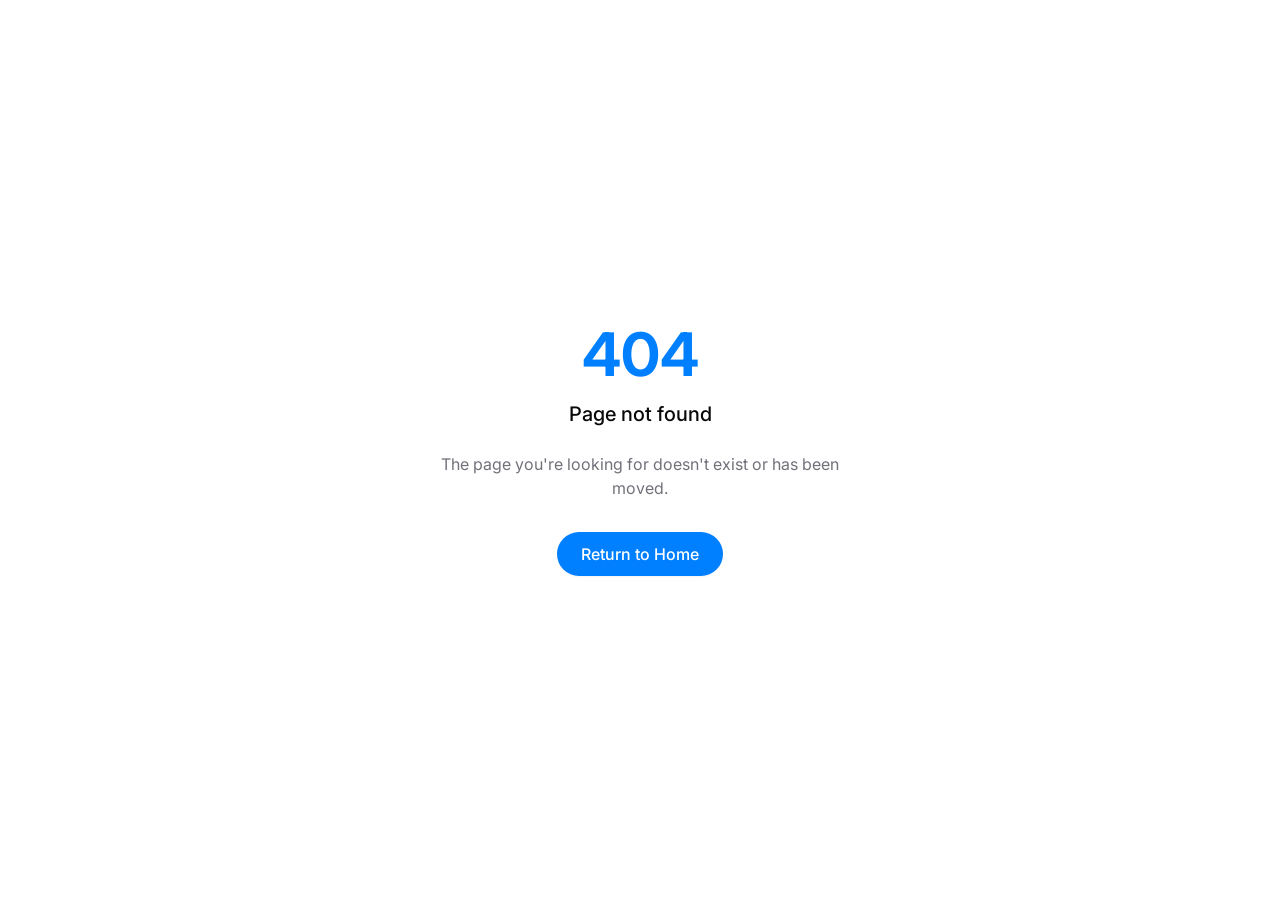
<file: index.html>
<!DOCTYPE html>
<html lang="en">
  <head>
    <meta charset="UTF-8" />
    <meta name="viewport" content="width=device-width, initial-scale=1.0" />
    <title>pablo-mogollon-fractional-cto</title>
    <meta name="description" content="Rofessional web page offerinf IT strategic consulting partnership " />
    <meta name="author" content="Pablo J. Mogollón Somavilla" />
    <meta property="og:image" content="https://pablomogollon.tech/PM-CTO_azul.png" />
    <script type="module" crossorigin src="./assets/index-BxrKFg0-.js"></script>
    <link rel="stylesheet" crossorigin href="./assets/index-C2emxuXb.css">
  </head>

  <body>
    <div id="root"></div>
    <!-- IMPORTANT: DO NOT REMOVE THIS SCRIPT TAG OR THIS VERY COMMENT! -->
    <script src="https://cdn.gpteng.co/gptengineer.js" type="module"></script>
  </body>
</html>
</file>
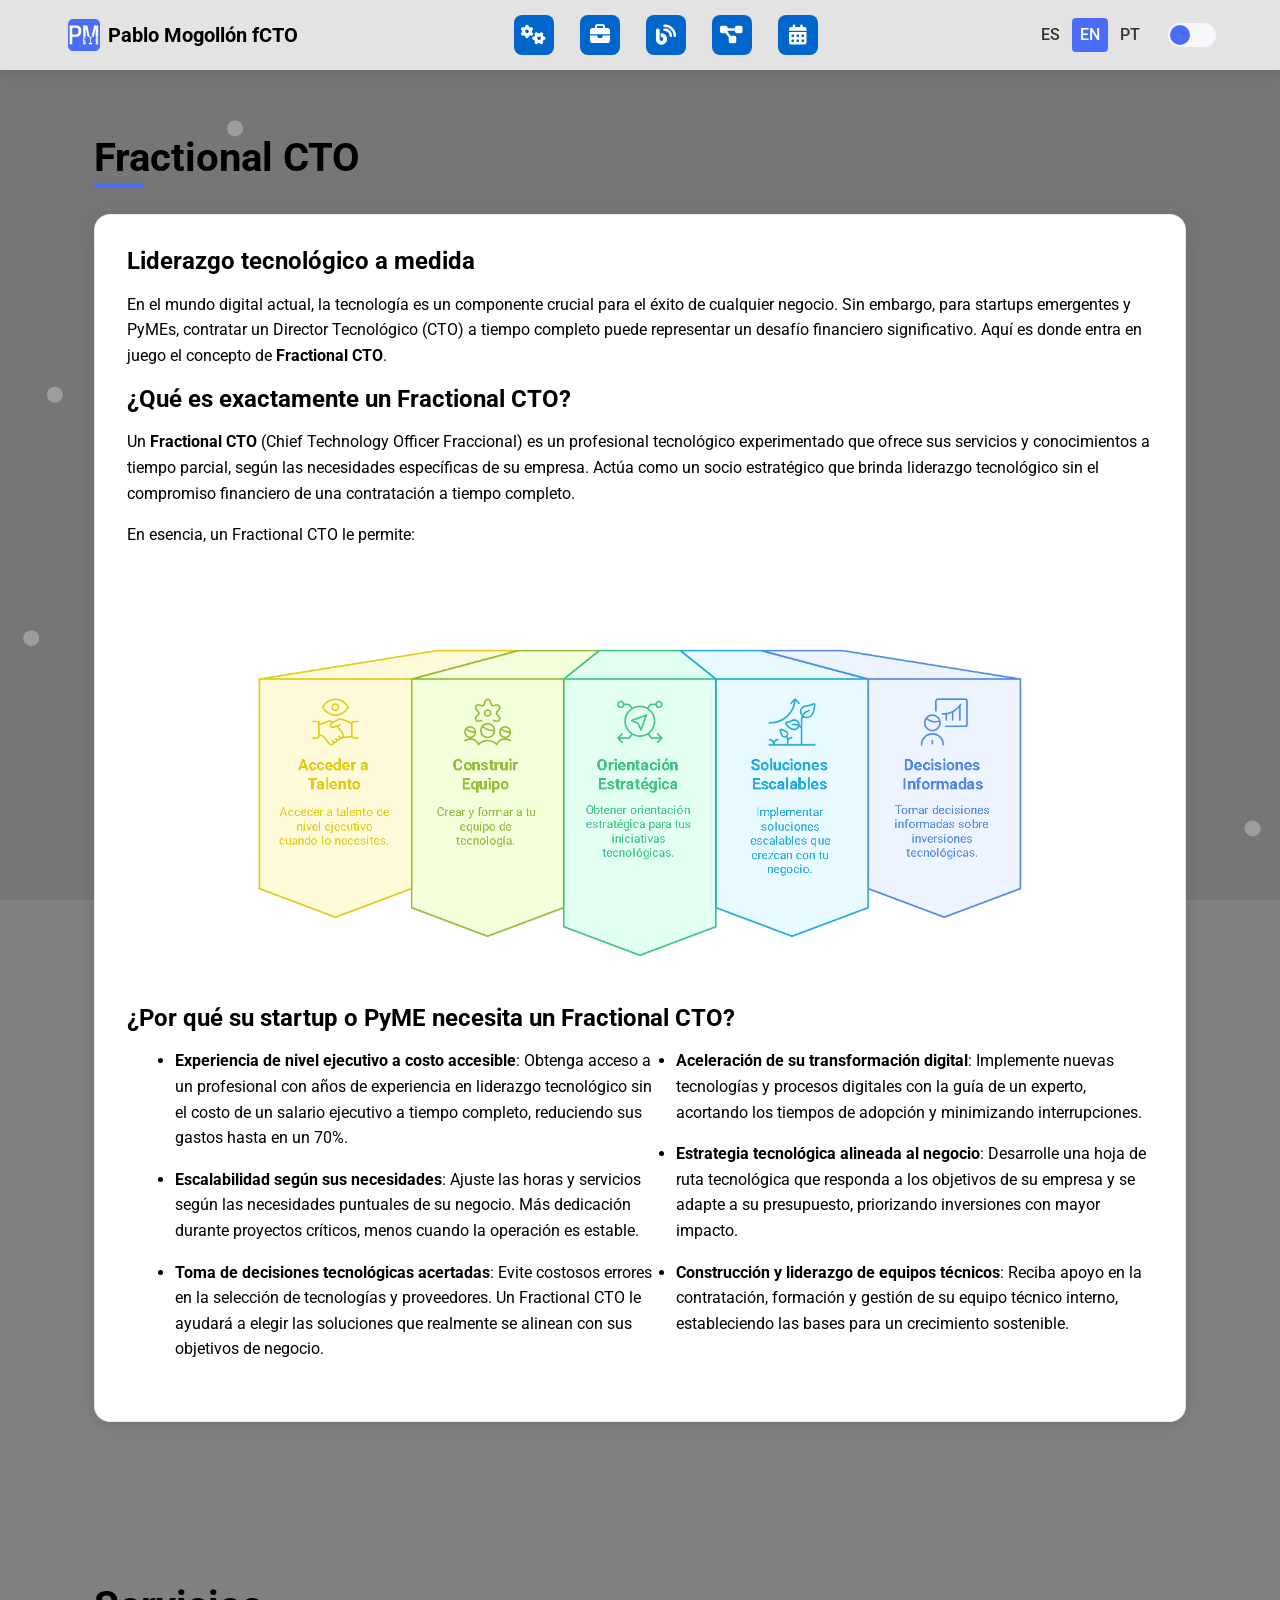
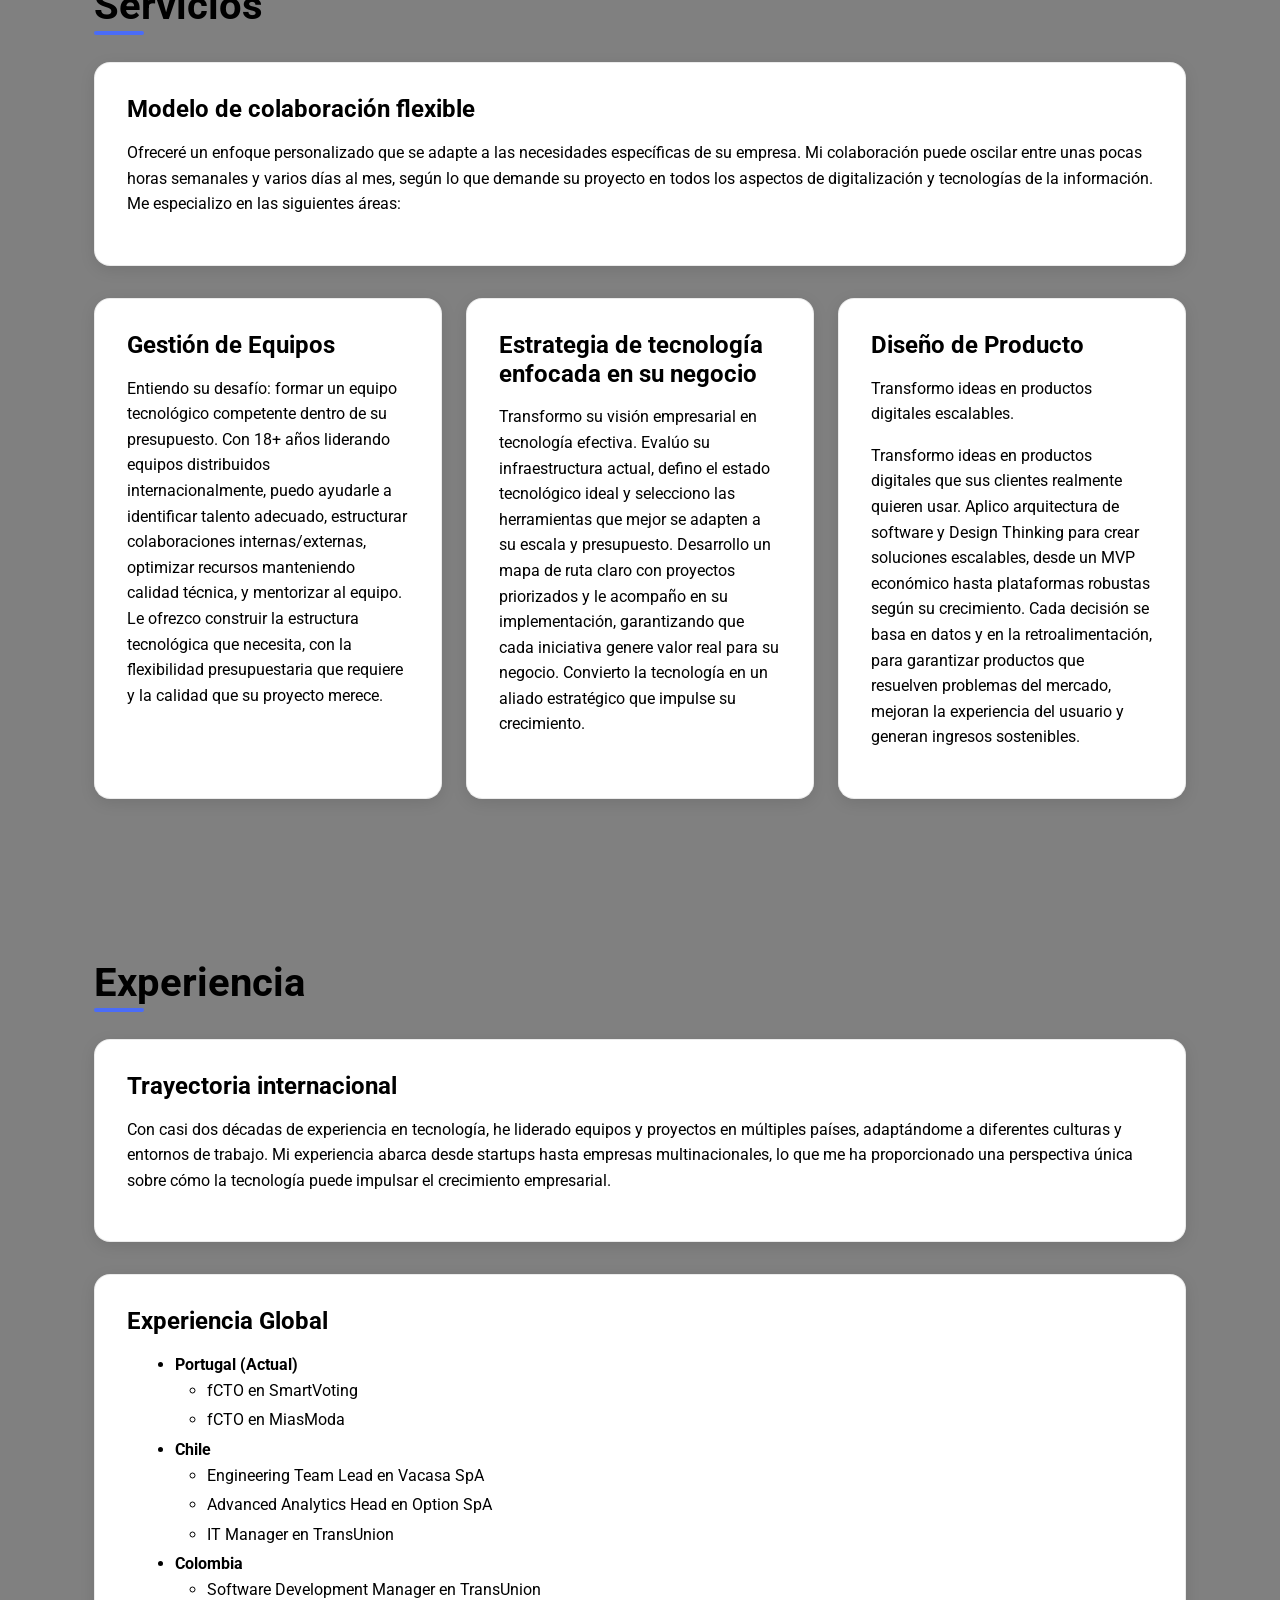
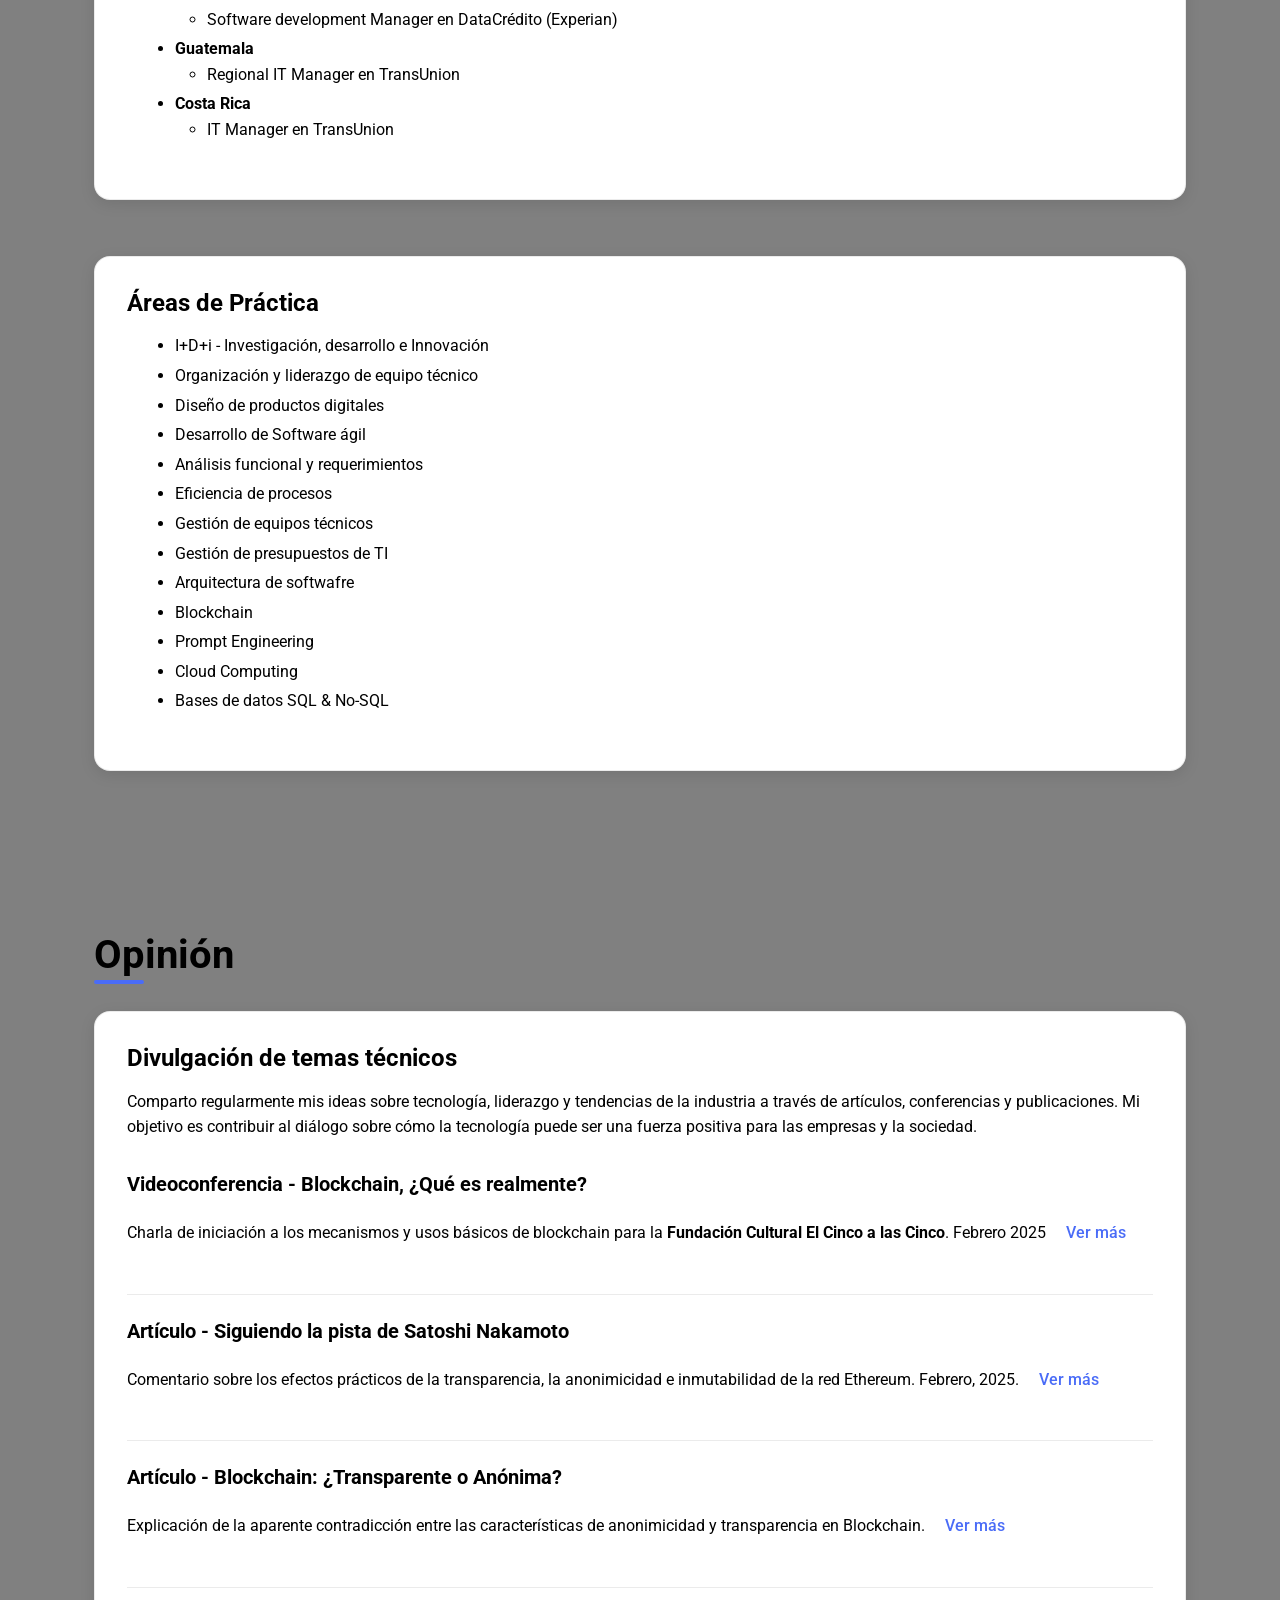
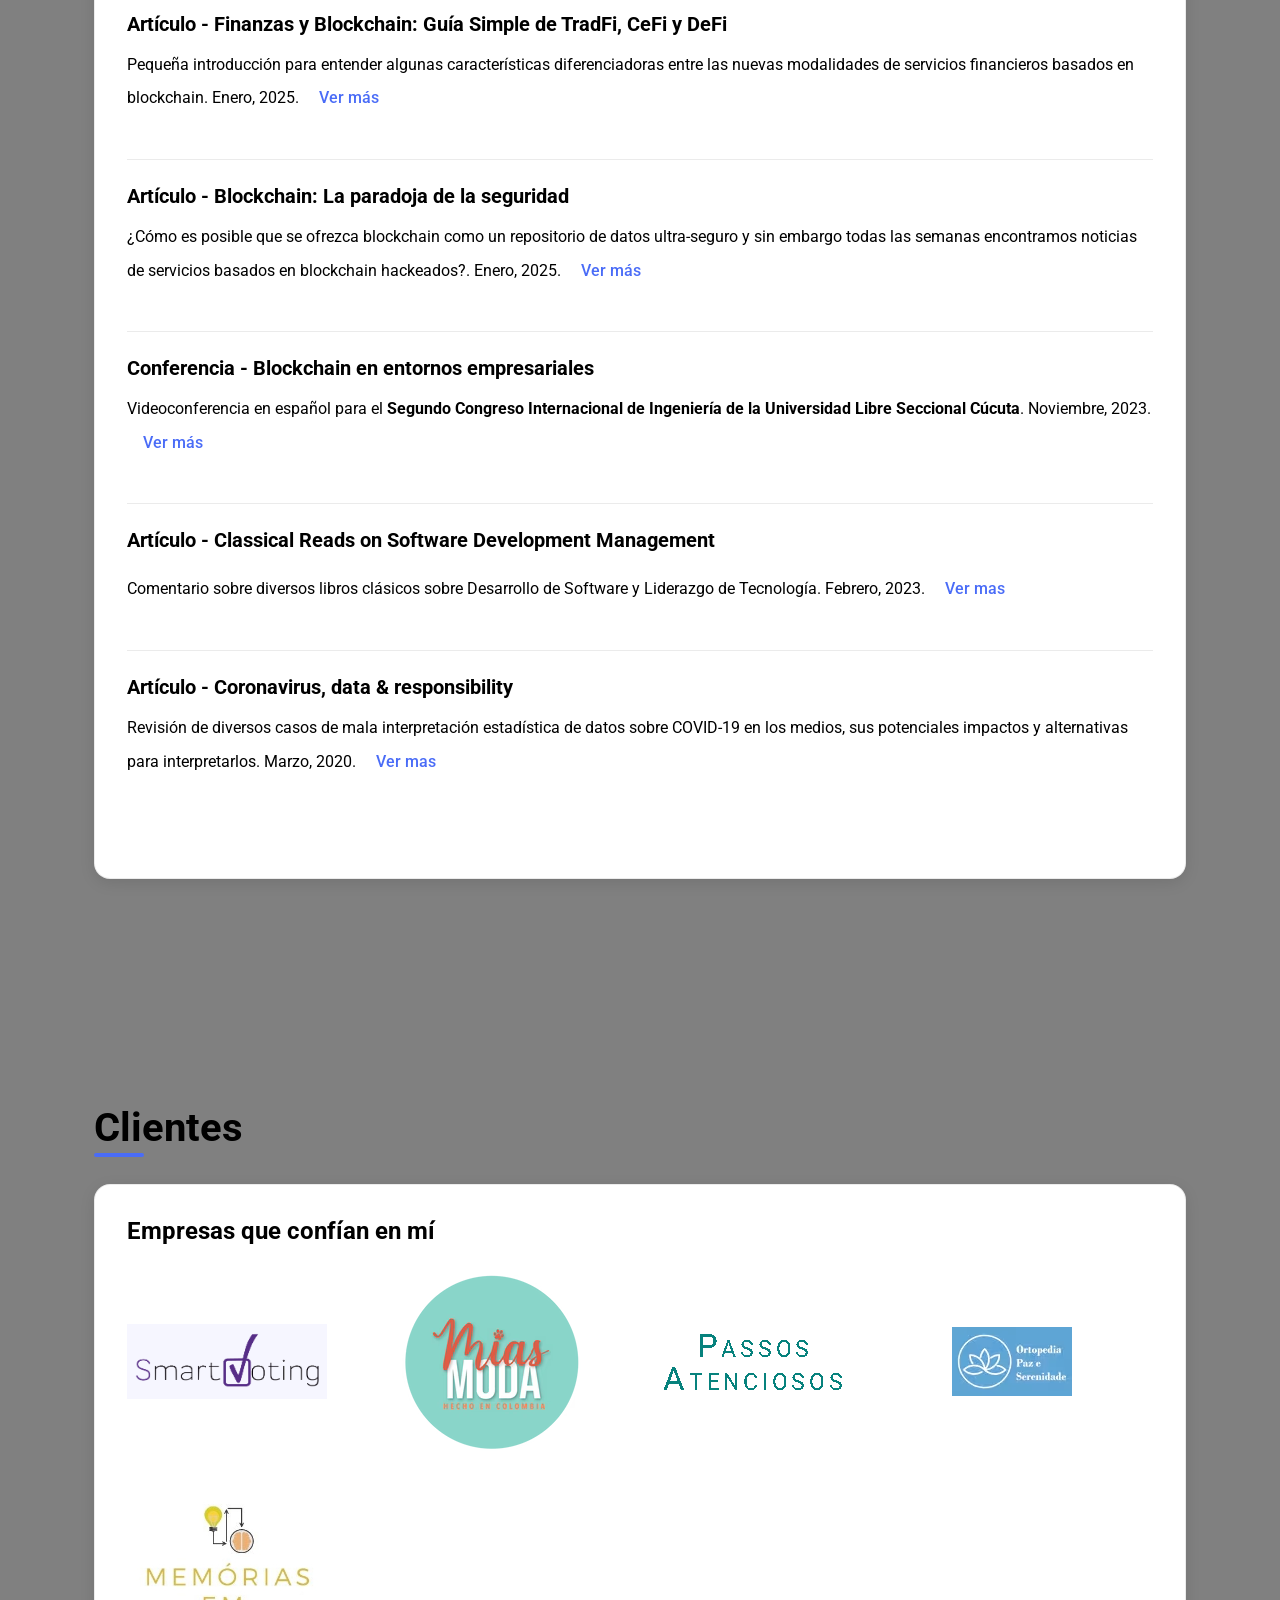
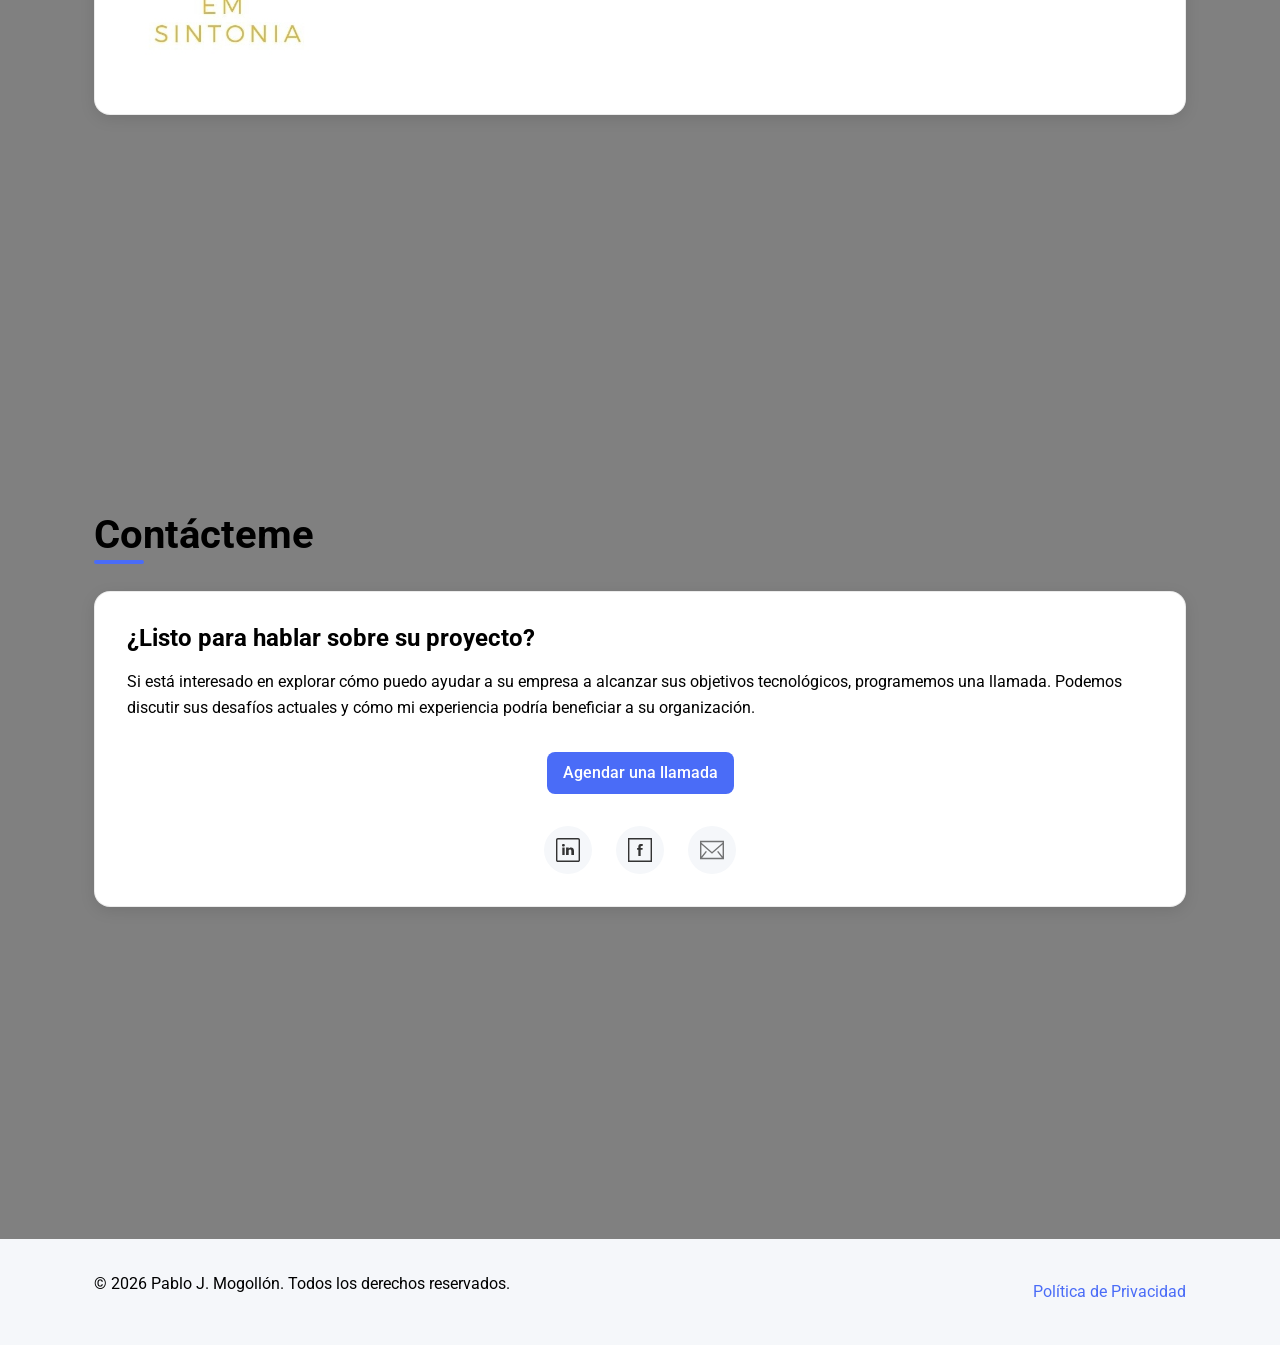
<file: old_site/index.html>
<!DOCTYPE html>
<html lang="es">
<head>
    <meta charset="UTF-8">
    <meta name="viewport" content="width=device-width, initial-scale=1.0">
    <title>Pablo Mogollón | Fractional CTO Services for Startups & SMBs | Latin America && Europe</title>
    <link rel="stylesheet" href="assets/css/main.css">
    <link href="https://fonts.googleapis.com/css2?family=Roboto:wght@300;400;500;700&display=swap" rel="stylesheet">
    <link rel="icon" type="image/png" href="assets/images/favicon.png">
    <meta name="description" content="Experienced fractional CTO helping non-technical founders and SMBs with digital transformation, cloud architecture, and technology roadmaps. 18+ years of expertise across industries.">

    <meta name="keywords" content="CTO, fractional CTO, technology leadership, startup technology, tech consultant">

    <script type="application/ld+json">
      {
        "@context": "https://schema.org",
        "@type": "Service",
        "name": "Fractional CTO Services",
        "provider": {
          "@type": "Person",
          "name": "Pablo Mogollón",
          "description": "Technology leader with 18+ years of experience",
          "url": "https://pablomogollon.tech"
        },
        "serviceType": "Technology Consulting",
        "description": "Expert technology strategy and implementation services for startups and SMBs without a full-time CTO."
      }
      </script>
    
    <link rel="stylesheet" href="https://cdnjs.cloudflare.com/ajax/libs/font-awesome/6.5.1/css/all.min.css">
</head>
<body>
    <div class="background-animation" id="backgroundAnimation"></div>
    
    <header>
        <nav>
            <div class="logo">
                <a href="index.html">
                    <img src="assets/images/PM-CTO_azul.png" alt="PM CTO Logo" class="logo-img">
                    Pablo Mogollón fCTO
                </a>
            </div>
            <div class="nav-links">
                <a href="#services" class="nav-icon" title="Servicios">
                    <i class="fas fa-cogs"></i>
                </a>
                <a href="#experience" class="nav-icon" title="Experiencia">
                    <i class="fas fa-briefcase"></i>
                </a>
                <a href="#opinion" class="nav-icon" title="Opinion">
                    <i class="fas fa-blog"></i>
                </a>
                <a href="#clients" class="nav-icon" title="Clientes">
                    <i class="fas fa-project-diagram"></i>
                </a>
                <a href="#contact" class="nav-icon" title="Calendario">
                    <i class="fas fa-calendar-alt"></i>
                </a>
            </div>
            <div class="language-toggle">
                <a href="./index.html" class="lang-btn active" data-lang="es">ES</a>
                <a href="./index_en.html" class="lang-btn" data-lang="en">EN</a>
                <a href="./index_pt.html" class="lang-btn" data-lang="pt">PT</a>
                <div class="theme-toggle">
                    <input type="checkbox" id="themeSwitch" name="theme-switch" class="theme-switch">
                    <label for="themeSwitch" class="theme-switch-label">
                        <span></span>
                    </label>
                </div>
            </div>
            <div class="menu-toggle">
                <span></span>
                <span></span>
                <span></span>
            </div>
        </nav>
    </header>
    
    <main>
        <section id="home" class="section">
            <div class="container">
                <h1 class="animated-title">Fractional CTO</h1>
                <div class="card one-column">
                    <h2>Liderazgo tecnológico a medida</h2>
                    <p>En el mundo digital actual, la tecnología es un componente crucial para el éxito de cualquier negocio. Sin embargo, para startups emergentes y PyMEs, contratar un Director Tecnológico (CTO) a tiempo completo puede representar un desafío financiero significativo. Aquí es donde entra en juego el concepto de <strong>Fractional CTO</strong>.</p>
                    
                    <h2>¿Qué es exactamente un Fractional CTO?</h2>
                    <p>Un <strong>Fractional CTO</strong> (Chief Technology Officer Fraccional) es un profesional tecnológico experimentado que ofrece sus servicios y conocimientos a tiempo parcial, según las necesidades específicas de su empresa. Actúa como un socio estratégico que brinda liderazgo tecnológico sin el compromiso financiero de una contratación a tiempo completo.</p>
                    
                    <p>En esencia, un Fractional CTO le permite:</p>
                    <img src="./assets/images/CTO_Accion.png" alt="Roles y beneficios de un Fractional CTO" class="full-width-image">

                    <h2>¿Por qué su startup o PyME necesita un Fractional CTO?</h2>
                    <ul class="double-column-list">
                      <li><strong>Experiencia de nivel ejecutivo a costo accesible</strong>: Obtenga acceso a un profesional con años de experiencia en liderazgo tecnológico sin el costo de un salario ejecutivo a tiempo completo, reduciendo sus gastos hasta en un 70%.</li>
                      <li><strong>Escalabilidad según sus necesidades</strong>: Ajuste las horas y servicios según las necesidades puntuales de su negocio. Más dedicación durante proyectos críticos, menos cuando la operación es estable.</li>
                      <li><strong>Toma de decisiones tecnológicas acertadas</strong>: Evite costosos errores en la selección de tecnologías y proveedores. Un Fractional CTO le ayudará a elegir las soluciones que realmente se alinean con sus objetivos de negocio.</li>
                      <li><strong>Aceleración de su transformación digital</strong>: Implemente nuevas tecnologías y procesos digitales con la guía de un experto, acortando los tiempos de adopción y minimizando interrupciones.</li>
                      <li><strong>Estrategia tecnológica alineada al negocio</strong>: Desarrolle una hoja de ruta tecnológica que responda a los objetivos de su empresa y se adapte a su presupuesto, priorizando inversiones con mayor impacto.</li>
                      <li><strong>Construcción y liderazgo de equipos técnicos</strong>: Reciba apoyo en la contratación, formación y gestión de su equipo técnico interno, estableciendo las bases para un crecimiento sostenible.</li>
                    </ul>  

                      
                    </p>
                </div>
            </div>
        </section>

        <section id="services" class="section">
            <div class="container">
                <h1 class="animated-title">Servicios</h1>
                <div class="card one-column">
                    <h2>Modelo de colaboración flexible</h2>
                    <p>Ofreceré un enfoque personalizado que se adapte a las necesidades específicas de su empresa. Mi colaboración puede oscilar entre unas pocas horas semanales y varios días al mes, según lo que demande su proyecto en todos los aspectos de digitalización y tecnologías de la información. Me especializo en las siguientes áreas:</p>                    
                </div>
                
                <div class="cards-grid three-columns">
                    <div class="card">
                        <h2>Gestión de Equipos</h2>
                        <p>Entiendo su desafío: formar un equipo tecnológico competente dentro de su presupuesto. Con 18+ años liderando equipos distribuidos internacionalmente, puedo ayudarle a identificar talento adecuado, estructurar colaboraciones internas/externas, optimizar recursos manteniendo calidad técnica, y mentorizar al equipo. Le ofrezco construir la estructura tecnológica que necesita, con la flexibilidad presupuestaria que requiere y la calidad que su proyecto merece.</p>
                    </div>
                    
                    <div class="card">
                        <h2>Estrategia de tecnología enfocada en su negocio</h2>
                        <p>Transformo su visión empresarial en tecnología efectiva. Evalúo su infraestructura actual, defino el estado tecnológico ideal y selecciono las herramientas que mejor se adapten a su escala y presupuesto. Desarrollo un mapa de ruta claro con proyectos priorizados y le acompaño en su implementación, garantizando que cada iniciativa genere valor real para su negocio. Convierto la tecnología en un aliado estratégico que impulse su crecimiento.</p>
                    </div>
                    
                    <div class="card">
                        <h2>Diseño de Producto</h2>
                        <p>Transformo ideas en productos digitales escalables.</p>
                        <p>Transformo ideas en productos digitales que sus clientes realmente quieren usar. Aplico arquitectura de software y Design Thinking para crear soluciones escalables, desde un MVP económico hasta plataformas robustas según su crecimiento. Cada decisión se basa en datos y en la retroalimentación, para garantizar productos que resuelven problemas del mercado, mejoran la experiencia del usuario y generan ingresos sostenibles.</p>
                    </div>
                </div>
            </div>
        </section>

        <section id="experience" class="section">
            <div class="container">
                <h1 class="animated-title">Experiencia</h1>
                <div class="card one-column">
                    <h2>Trayectoria internacional</h2>
                    <p>Con casi dos décadas de experiencia en tecnología, he liderado equipos y proyectos en múltiples países, adaptándome a diferentes culturas y entornos de trabajo. Mi experiencia abarca desde startups hasta empresas multinacionales, lo que me ha proporcionado una perspectiva única sobre cómo la tecnología puede impulsar el crecimiento empresarial.</p>
                    <!-- <div id="worldMap" class="world-map">
                      <img src="assets/images/world-map_small.png" alt="Mapa del mundo"> 
                    </div> -->  
                </div>
                <div class="cards-grid dos-columnas">
                  
                  <div class="card">
                    <h2>Experiencia Global</h2>                 
                    <ul>
                        <li><strong>Portugal (Actual)</strong>
                          <ul>
                            <li>fCTO en SmartVoting</li>
                            <li>fCTO en MiasModa</li>
                          </ul>
                        </li>
                        <li><strong>Chile</strong>
                          <ul>
                            <li>Engineering Team Lead en Vacasa SpA</li>
                            <li>Advanced Analytics Head en Option SpA</li>                              
                            <li>IT Manager en TransUnion</li>
                          </ul>
                        </li>
                        <li><strong>Colombia</strong>
                          <ul>
                            <li>Software Development Manager en TransUnion</li>
                            <li>Software development Manager en DataCrédito (Experian)</li>
                          </ul>
                        </li>
                        <li><strong>Guatemala</strong>
                          <ul>
                            <li>Regional IT Manager en TransUnion</li>
                          </ul>
                        </li>
                        <li><strong>Costa Rica</strong>
                          <ul>
                            <li>IT Manager en TransUnion</li>
                          </ul>
                        </li>
                    </ul>                    
                  </div>

                  <div class="card">
                    <h2>Áreas de Práctica</h2>
                    <ul>
                      <li>I+D+i - Investigación, desarrollo e Innovación</li>
                      <li>Organización y liderazgo de equipo técnico</li>
                      <li>Diseño de productos digitales</li>
                      <li>Desarrollo de Software ágil</li>
                      <li>Análisis funcional y requerimientos</li>
                      <li>Eficiencia de procesos</li>
                      <li>Gestión de equipos técnicos</li>
                      <li>Gestión de presupuestos de TI</li>
                      <li>Arquitectura de softwafre</li>                      
                      <li>Blockchain</li>
                      <li>Prompt Engineering</li>
                      <li>Cloud Computing</li>
                      <li>Bases de datos SQL & No-SQL</li>
                    </ul>

                  </div>

                  
                </div>
            </div>
        </section>

        <section id="opinion" class="section">
            <div class="container">
                <h1 class="animated-title">Opinión</h1>
                <div class="card one-column">
                    <h2>Divulgación de temas técnicos</h2>
                    <p>Comparto regularmente mis ideas sobre tecnología, liderazgo y tendencias de la industria a través de artículos, conferencias y publicaciones. Mi objetivo es contribuir al diálogo sobre cómo la tecnología puede ser una fuerza positiva para las empresas y la sociedad.</p>
                    
                    <div class="articles-list">

                      <div class="article-item">
                          <h3>Videoconferencia - Blockchain, ¿Qué es realmente?</h3>
                          <p>Charla de iniciación a los mecanismos y usos básicos de blockchain para la <strong>Fundación Cultural El Cinco a las Cinco</strong>. Febrero 2025
                          <a href="https://youtu.be/gMAscxkMBPc" class="btn">Ver más</a></p>
                      </div>

                      <div class="article-item">
                          <h3>Artículo - Siguiendo la pista de Satoshi Nakamoto</h3>
                          <p>Comentario sobre los efectos prácticos de la transparencia, la anonimicidad e inmutabilidad de la red Ethereum. Febrero, 2025.
                          <a href="https://www.linkedin.com/pulse/siguiendo-la-pista-de-satoshi-nakamoto-pablo-mogollon-x7ctf/" class="btn">Ver más</a></p>
                      </div>
                      
                      <div class="article-item">
                        <h3>Artículo - Blockchain: ¿Transparente o Anónima?</h3>
                        <p>Explicación de la aparente contradicción entre las características de anonimicidad y transparencia en Blockchain.
                        <a href="https://www.linkedin.com/pulse/blockchain-transparente-o-an%25C3%25B3nima-pablo-mogollon-vblaf/" class="btn">Ver más</a></p>
                    </div>

                    <div class="article-item">
                        <h3>Artículo - Finanzas y Blockchain: Guía Simple de TradFi, CeFi y DeFi</h3>
                        <p>Pequeña introducción para entender algunas características diferenciadoras entre las nuevas modalidades de servicios financieros basados en blockchain. Enero, 2025.
                        <a href="https://www.linkedin.com/feed/update/urn:li:ugcPost:7290415125570752512/" class="btn">Ver más</a></p>
                    </div>

                    <div class="article-item">
                        <h3>Artículo - Blockchain: La paradoja de la seguridad</h3>
                        <p>¿Cómo es posible que se ofrezca blockchain como un repositorio de datos ultra-seguro y sin embargo todas las semanas encontramos noticias de servicios basados en blockchain hackeados?. Enero, 2025.
                        <a href="#" class="btn">Ver más</a></p>
                    </div>

                      <div class="article-item">
                          <h3>Conferencia - Blockchain en entornos empresariales</h3>
                          <p>Videoconferencia en español para el <strong>Segundo Congreso Internacional de Ingeniería de la Universidad Libre Seccional Cúcuta</strong>. Noviembre, 2023.
                          <a href="https://youtu.be/NKUD5Dmxws8" class="btn">Ver más</a></p>
                      </div>

                        <div class="article-item">
                            <h3> Artículo - Classical Reads on Software Development Management</h3>
                            <p>Comentario sobre diversos libros clásicos sobre Desarrollo de Software y Liderazgo de Tecnología. Febrero, 2023.
                            <a href="#" class="btn">Ver mas</a></p>
                        </div>
                        
                        <div class="article-item">
                            <h3>Artículo - Coronavirus, data & responsibility</h3>
                            <p>Revisión de diversos casos de mala interpretación estadística de datos sobre COVID-19 en los medios, sus potenciales impactos y alternativas para interpretarlos. Marzo, 2020.
                            <a href="#" class="btn">Ver mas</a></p>
                        </div>
                    </div>
                </div>
            </div>
        </section>

        <section id="clients" class="section">
          <div class="container">
              <h1 class="animated-title">Clientes</h1>
              <div class="card one-column">
                  <h2>Empresas que confían en mí</h2>
                  <div class="logos-grid four-columns">
                      <a href="https://smartvoting.cl" class="logo-item" target="_blank">
                        <img src="assets/images/logos/SmartVoting_Logo.png" alt="SmartVoting">
                      </a>
                      <a href="https://miasmoda.cl" class="logo-item" target="_blank">
                        <img src="assets/images/logos/LOGO_MIAS_MODA_Mesa_de_trabajo_1 .png" alt="Mias Moda">
                      </a>
                      <a href="https://passosatenciosos.pt" class="logo-item" target="_blank">
                        <img src="assets/images/logos/PassosAtenciosos_logo.png" alt="Passos Atenciosos">
                      </a>
                      <a href="https://pazeserenidade.pt" class="logo-item" target="_blank">
                        <img src="assets/images/logos/OrtopediaPazESerenidad_logo.avif" alt="Ortopedia Paz e Serenidad">
                      </a>
                      <a href="https://calendly.com/memoriasemsintonia" class="logo-item" target="_blank">
                        <img src="assets/images/logos/MemoriasEmSintonia_logo.jpg" alt="Memorias Em Sintonia">
                      </a>
                  </div>
              </div>
          </div>
        </section>

        <section id="contact" class="section">
            <div class="container">
                <h1 class="animated-title">Contácteme</h1>
                <div class="card one-column">
                    <h2>¿Listo para hablar sobre su proyecto?</h2>
                    <p>Si está interesado en explorar cómo puedo ayudar a su empresa a alcanzar sus objetivos tecnológicos, programemos una llamada. Podemos discutir sus desafíos actuales y cómo mi experiencia podría beneficiar a su organización.</p>
                    
                    <div class="contact-cta">
                        <a href="https://calendly.com/contact-pm-cto/pm-cto" target="_blank" class="btn primary-btn">Agendar una llamada</a>
                    </div>
                    
                    <div class="social-links">
                        <a href="https://www.linkedin.com/in/pablomogollon/" target="_blank" class="social-icon">
                            <img src="assets/images/icons/linkedin-light.svg" alt="LinkedIn" class="icon-light">
                            <img src="assets/images/icons/linkedin-dark.svg" alt="LinkedIn" class="icon-dark">
                        </a>
                        <a href="https://facebook.com/pablomogollon" target="_blank" class="social-icon">
                            <img src="assets/images/icons/facebook-light.svg" alt="Twitter" class="icon-light">
                            <img src="assets/images/icons/facebook-dark.svg" alt="Twitter" class="icon-dark">
                        </a>
                        <a href="mailto:cto@pablomogollon.tech" class="social-icon">
                            <img src="assets/images/icons/email-light.svg" alt="Email" class="icon-light">
                            <img src="assets/images/icons/email-dark.svg" alt="Email" class="icon-dark">
                        </a>
                    </div>
                </div>
            </div>
        </section>
    </main>
    
    <footer>
        <div class="container">
            <div class="footer-content">
                <p>&copy; <span id="year"></span> Pablo J. Mogollón. Todos los derechos reservados.</p>
                <div class="footer-links">
                    <a href="#" onclick="showPrivacyPopup(); return false;">Política de Privacidad</a>
                </div>
            </div>
        </div>
    </footer>
    
    <div id="privacyPopup" class="popup">
        <div class="popup-content">
            <span class="close">&times;</span>
            <h2>Política de Privacidad</h2>
            <div class="privacy-content">
                <p>En esta web respetamos y protegemos su privacidad. Solo recopilamos la información necesaria para mejorar su experiencia:</p>
                <ul>
                    <li>No almacenamos datos personales sin su consentimiento</li>
                    <li>Usamos cookies esenciales para el funcionamiento del sitio</li>
                    <li>Los datos de contacto proporcionados se usan exclusivamente para responder a sus consultas</li>
                    <li>No compartimos su información con terceros</li>
                </ul>
                <p>Para cualquier consulta sobre sus datos, contácteme en: cto@pablomogollon.tech</p>
            </div>
        </div>
    </div>

    <script src="assets/js/main.js"></script>
    <script src="assets/js/animations.js"></script>
</body>
</html>
</file>
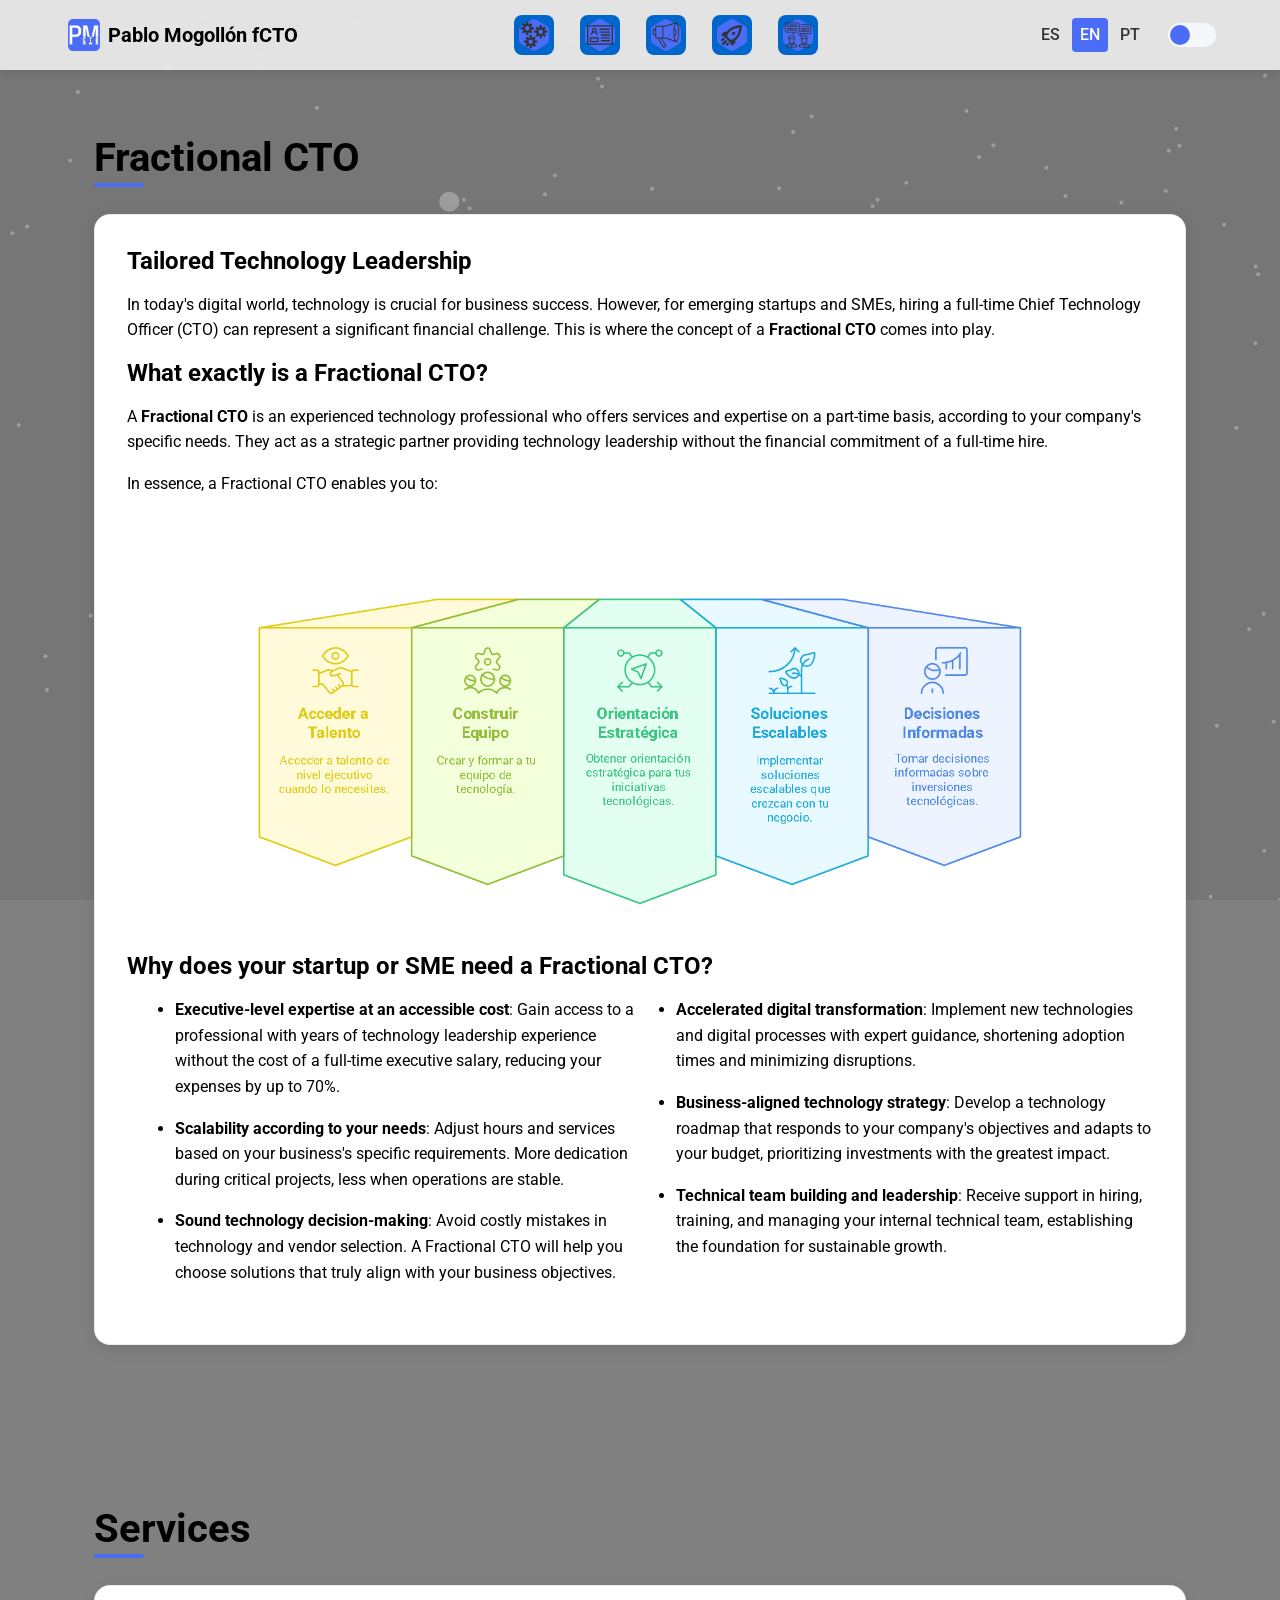
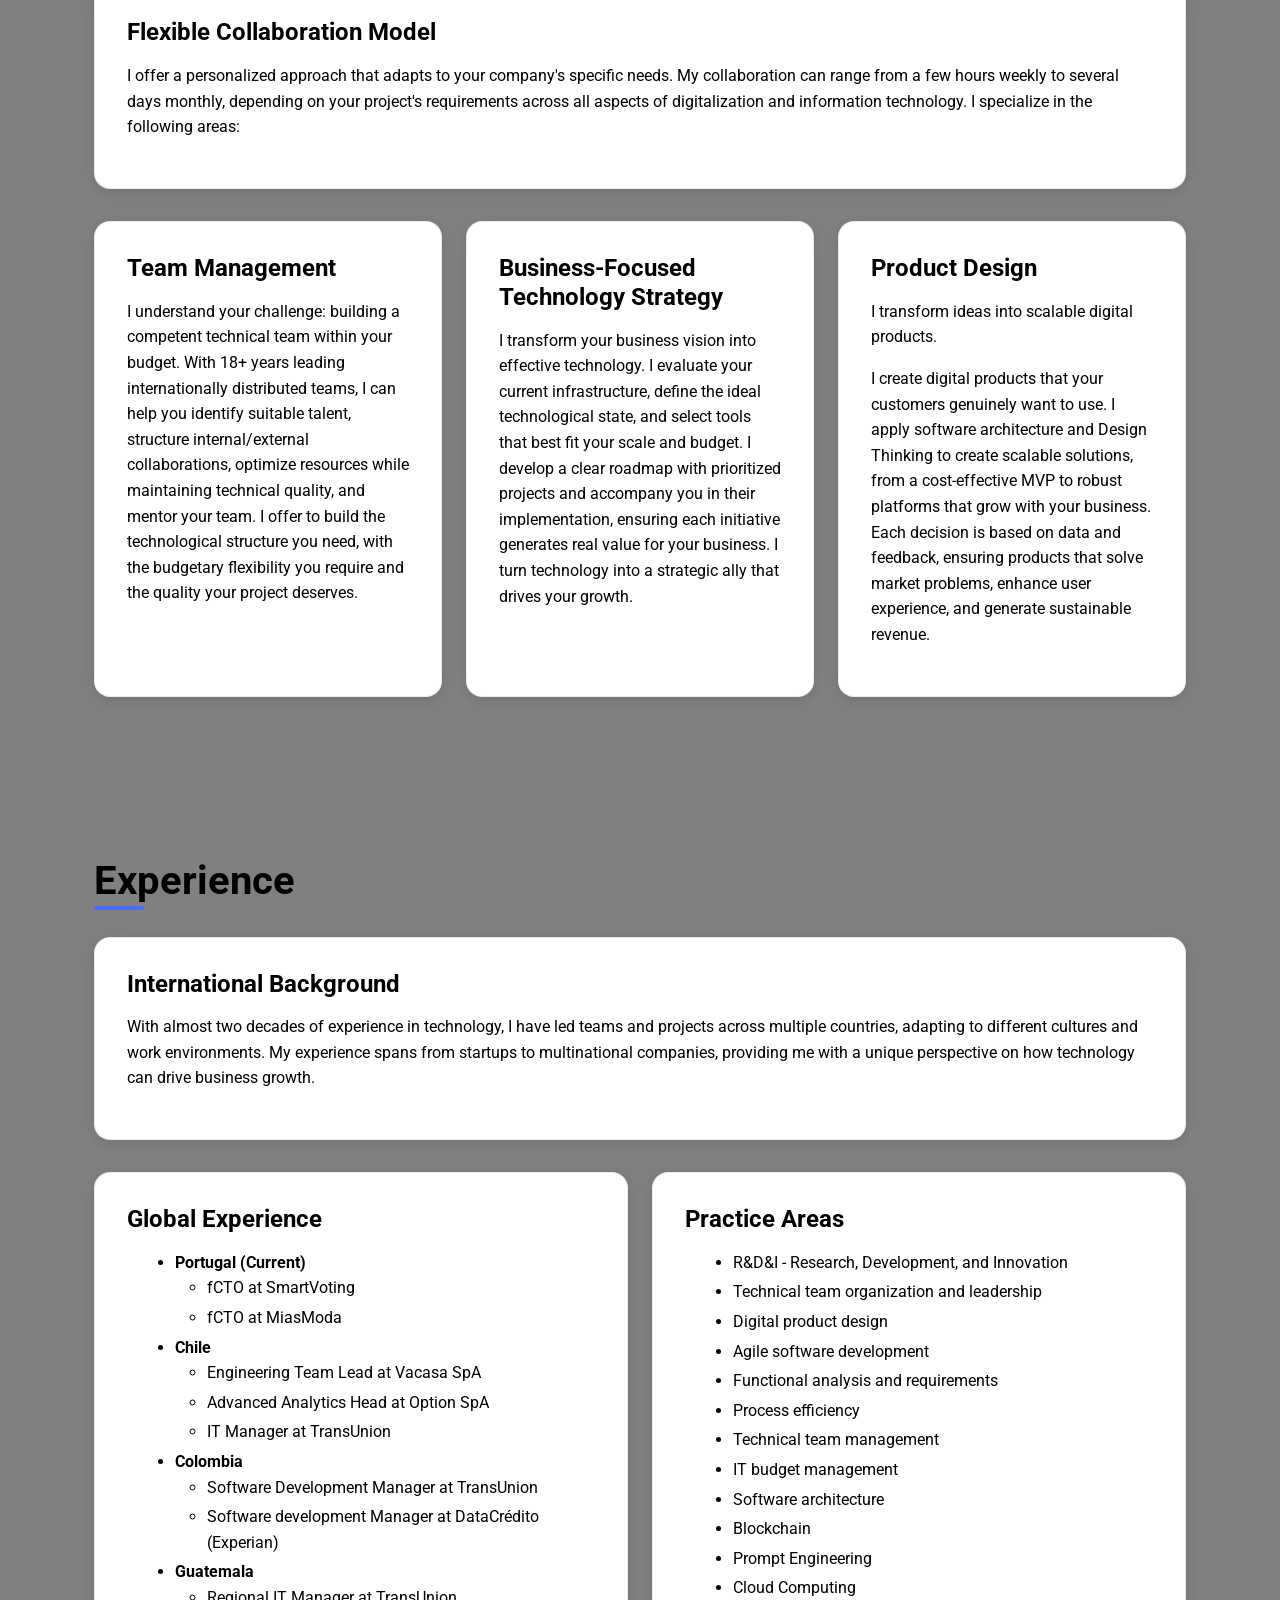
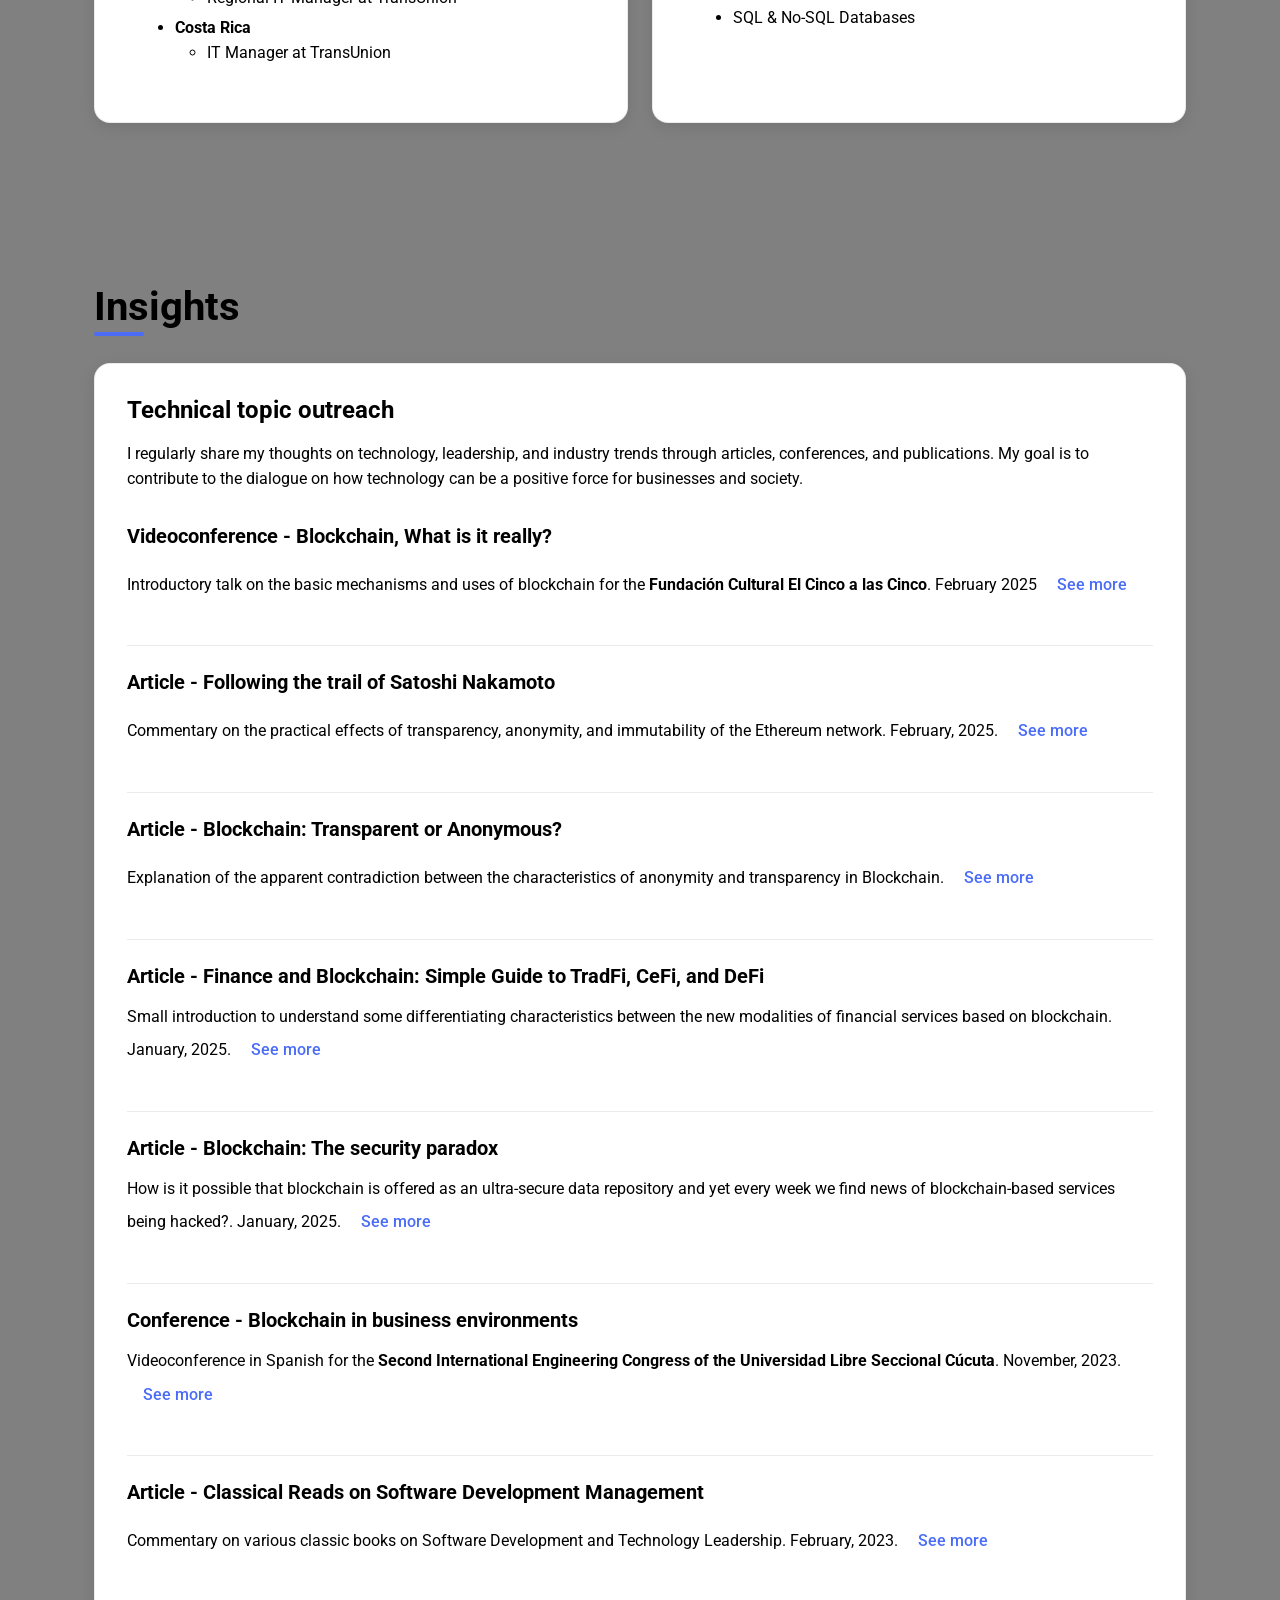
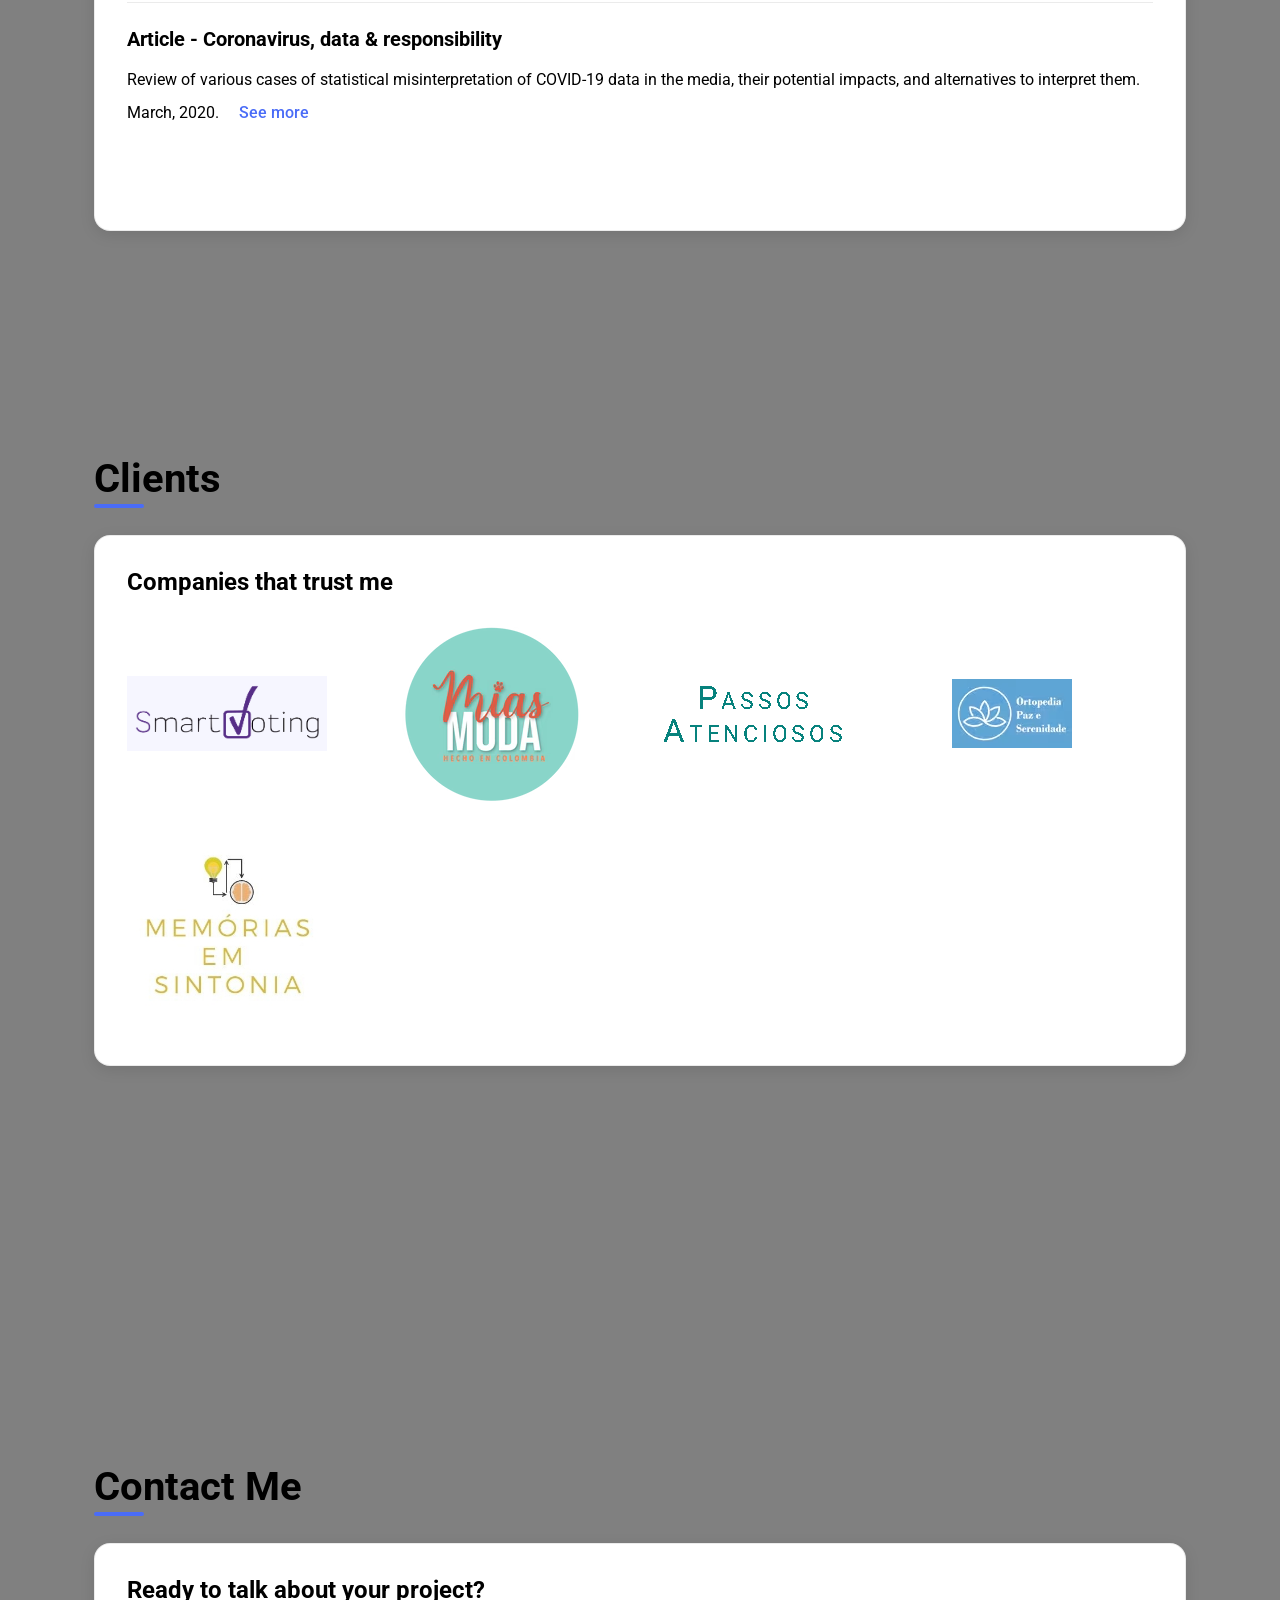
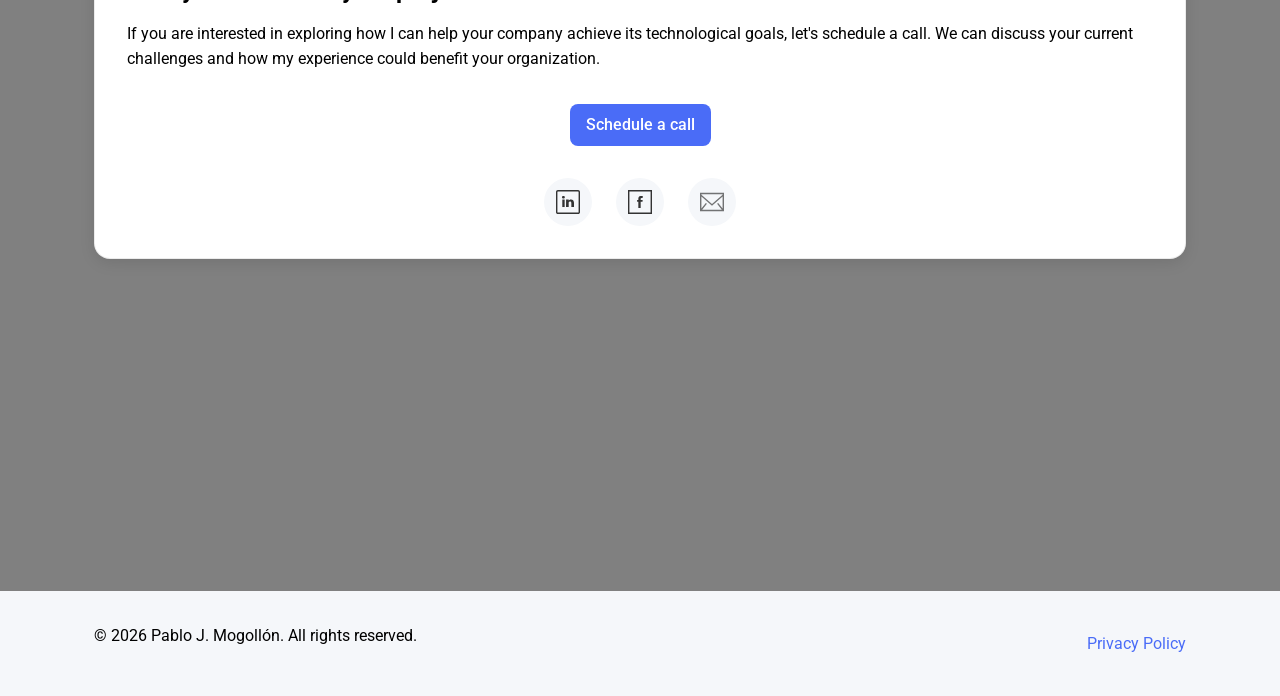
<file: old_site/index_en.html>
<!DOCTYPE html>
<html lang="en">
<head>
    <meta charset="UTF-8">
    <meta name="viewport" content="width=device-width, initial-scale=1.0">
    <title>Pablo Mogollón | Fractional CTO</title>
    <link rel="stylesheet" href="assets/css/main.css">
    <link href="https://fonts.googleapis.com/css2?family=Roboto:wght@300;400;500;700&display=swap" rel="stylesheet">
    <link rel="icon" type="image/png" href="assets/images/favicon.png">
    <meta name="description" content="Pablo Mogollón - Fractional CTO services for startups and growing companies">
    <meta name="keywords" content="CTO, fractional CTO, technology leadership, startup technology, tech consultant">
</head>
<body>
    <div class="background-animation" id="backgroundAnimation"></div>
    
    <header>
        <nav>
            <div class="logo">
                <a href="index.html">
                    <img src="assets/images/PM-CTO_azul.png" alt="PM CTO Logo" class="logo-img">
                    Pablo Mogollón fCTO
                </a>
            </div>
            <div class="nav-links">
                <a href="#services" class="nav-icon" title="Services">
                    <img src="assets/images/icons/services-light.svg" alt="Services" class="icon-light">
                    <img src="assets/images/icons/services-dark.svg" alt="Services" class="icon-dark">
                </a>
                <a href="#experience" class="nav-icon" title="Experience">
                    <img src="assets/images/icons/experience-light.svg" alt="Experience" class="icon-light">
                    <img src="assets/images/icons/experience-dark.svg" alt="Experience" class="icon-dark">
                </a>
                <a href="#opinion" class="nav-icon" title="Insights">
                    <img src="assets/images/icons/blog-light.svg" alt="Insights" class="icon-light">
                    <img src="assets/images/icons/blog-dark.svg" alt="Insights" class="icon-dark">
                </a>
                <a href="#clients" class="nav-icon" title="Clients">
                    <img src="assets/images/icons/projects-light.svg" alt="Collaborations" class="icon-light">
                    <img src="assets/images/icons/projects-dark.svg" alt="Collaborations" class="icon-dark">
                </a>
                <a href="#contact" class="nav-icon" title="Contact">
                    <img src="assets/images/icons/calendar-light.svg" alt="Let's Talk" class="icon-light">
                    <img src="assets/images/icons/calendar-dark.svg" alt="Let's Talk" class="icon-dark">
                </a>
            </div>
            <div class="language-toggle">
                <a href="./index.html" class="lang-btn active" data-lang="es">ES</a>
                <a href="./index_en.html" class="lang-btn" data-lang="en">EN</a>
                <a href="./index_pt.html" class="lang-btn" data-lang="pt">PT</a>
                <div class="theme-toggle">
                    <input type="checkbox" id="themeSwitch" name="theme-switch" class="theme-switch">
                    <label for="themeSwitch" class="theme-switch-label">
                        <span></span>
                    </label>
                </div>
            </div>
            <div class="menu-toggle">
                <span></span>
                <span></span>
                <span></span>
            </div>
        </nav>
    </header>
    
    <main>
        <section id="home" class="section">
            <div class="container">
                <h1 class="animated-title">Fractional CTO</h1>
                <div class="card one-column">
                    <h2>Tailored Technology Leadership</h2>
                    <p>In today's digital world, technology is crucial for business success. However, for emerging startups and SMEs, hiring a full-time Chief Technology Officer (CTO) can represent a significant financial challenge. This is where the concept of a <strong>Fractional CTO</strong> comes into play.</p>
                    
                    <h2>What exactly is a Fractional CTO?</h2>
                    <p>A <strong>Fractional CTO</strong> is an experienced technology professional who offers services and expertise on a part-time basis, according to your company's specific needs. They act as a strategic partner providing technology leadership without the financial commitment of a full-time hire.</p>
                    
                    <p>In essence, a Fractional CTO enables you to:</p>
                    <img src="./assets/images/CTO_Accion.png" alt="Fractional CTO Roles and Benefits" class="full-width-image">

                    <h2>Why does your startup or SME need a Fractional CTO?</h2>
                    <ul class="double-column-list">
                        <li><strong>Executive-level expertise at an accessible cost</strong>: Gain access to a professional with years of technology leadership experience without the cost of a full-time executive salary, reducing your expenses by up to 70%.</li>
                        <li><strong>Scalability according to your needs</strong>: Adjust hours and services based on your business's specific requirements. More dedication during critical projects, less when operations are stable.</li>
                        <li><strong>Sound technology decision-making</strong>: Avoid costly mistakes in technology and vendor selection. A Fractional CTO will help you choose solutions that truly align with your business objectives.</li>
                        <li><strong>Accelerated digital transformation</strong>: Implement new technologies and digital processes with expert guidance, shortening adoption times and minimizing disruptions.</li>
                        <li><strong>Business-aligned technology strategy</strong>: Develop a technology roadmap that responds to your company's objectives and adapts to your budget, prioritizing investments with the greatest impact.</li>
                        <li><strong>Technical team building and leadership</strong>: Receive support in hiring, training, and managing your internal technical team, establishing the foundation for sustainable growth.</li>
                    </ul>
                </div>
            </div>
        </section>

        <section id="services" class="section">
            <div class="container">
                <h1 class="animated-title">Services</h1>
                <div class="card one-column">
                    <h2>Flexible Collaboration Model</h2>
                    <p>I offer a personalized approach that adapts to your company's specific needs. My collaboration can range from a few hours weekly to several days monthly, depending on your project's requirements across all aspects of digitalization and information technology. I specialize in the following areas:</p>                    
                </div>
                
                <div class="cards-grid three-columns">
                    <div class="card">
                        <h2>Team Management</h2>
                        <p>I understand your challenge: building a competent technical team within your budget. With 18+ years leading internationally distributed teams, I can help you identify suitable talent, structure internal/external collaborations, optimize resources while maintaining technical quality, and mentor your team. I offer to build the technological structure you need, with the budgetary flexibility you require and the quality your project deserves.</p>
                    </div>
                    
                    <div class="card">
                        <h2>Business-Focused Technology Strategy</h2>
                        <p>I transform your business vision into effective technology. I evaluate your current infrastructure, define the ideal technological state, and select tools that best fit your scale and budget. I develop a clear roadmap with prioritized projects and accompany you in their implementation, ensuring each initiative generates real value for your business. I turn technology into a strategic ally that drives your growth.</p>
                    </div>
                    
                    <div class="card">
                        <h2>Product Design</h2>
                        <p>I transform ideas into scalable digital products.</p>
                        <p>I create digital products that your customers genuinely want to use. I apply software architecture and Design Thinking to create scalable solutions, from a cost-effective MVP to robust platforms that grow with your business. Each decision is based on data and feedback, ensuring products that solve market problems, enhance user experience, and generate sustainable revenue.</p>
                    </div>
                </div>
            </div>
        </section>

        <section id="experience" class="section">
            <div class="container">
                <h1 class="animated-title">Experience</h1>
                <div class="card one-column">
                    <h2>International Background</h2>
                    <p>With almost two decades of experience in technology, I have led teams and projects across multiple countries, adapting to different cultures and work environments. My experience spans from startups to multinational companies, providing me with a unique perspective on how technology can drive business growth.</p>
                </div>
                <div class="cards-grid two-columns">
                  
                  <div class="card">
                    <h2>Global Experience</h2>                 
                    <ul>
                        <li><strong>Portugal (Current)</strong>
                          <ul>
                            <li>fCTO at SmartVoting</li>
                            <li>fCTO at MiasModa</li>
                          </ul>
                        </li>
                        <li><strong>Chile</strong>
                          <ul>
                            <li>Engineering Team Lead at Vacasa SpA</li>
                            <li>Advanced Analytics Head at Option SpA</li>                              
                            <li>IT Manager at TransUnion</li>
                          </ul>
                        </li>
                        <li><strong>Colombia</strong>
                          <ul>
                            <li>Software Development Manager at TransUnion</li>
                            <li>Software development Manager at DataCrédito (Experian)</li>
                          </ul>
                        </li>
                        <li><strong>Guatemala</strong>
                          <ul>
                            <li>Regional IT Manager at TransUnion</li>
                          </ul>
                        </li>
                        <li><strong>Costa Rica</strong>
                          <ul>
                            <li>IT Manager at TransUnion</li>
                          </ul>
                        </li>
                    </ul>                    
                  </div>

                  <div class="card">
                    <h2>Practice Areas</h2>
                    <ul>
                      <li>R&D&I - Research, Development, and Innovation</li>
                      <li>Technical team organization and leadership</li>
                      <li>Digital product design</li>
                      <li>Agile software development</li>
                      <li>Functional analysis and requirements</li>
                      <li>Process efficiency</li>
                      <li>Technical team management</li>
                      <li>IT budget management</li>
                      <li>Software architecture</li>                      
                      <li>Blockchain</li>
                      <li>Prompt Engineering</li>
                      <li>Cloud Computing</li>
                      <li>SQL & No-SQL Databases</li>
                    </ul>

                  </div>

                  
                </div>
            </div>
        </section>

        <section id="opinion" class="section">
            <div class="container">
                <h1 class="animated-title">Insights</h1>
                <div class="card one-column">
                    <h2>Technical topic outreach</h2>
                    <p>I regularly share my thoughts on technology, leadership, and industry trends through articles, conferences, and publications. My goal is to contribute to the dialogue on how technology can be a positive force for businesses and society.</p>
                    
                    <div class="articles-list">

                      <div class="article-item">
                          <h3>Videoconference - Blockchain, What is it really?</h3>
                          <p>Introductory talk on the basic mechanisms and uses of blockchain for the <strong>Fundación Cultural El Cinco a las Cinco</strong>. February 2025
                          <a href="https://youtu.be/gMAscxkMBPc" class="btn">See more</a></p>
                      </div>

                      <div class="article-item">
                          <h3>Article - Following the trail of Satoshi Nakamoto</h3>
                          <p>Commentary on the practical effects of transparency, anonymity, and immutability of the Ethereum network. February, 2025.
                          <a href="https://www.linkedin.com/pulse/siguiendo-la-pista-de-satoshi-nakamoto-pablo-mogollon-x7ctf/" class="btn">See more</a></p>
                      </div>
                      
                      <div class="article-item">
                        <h3>Article - Blockchain: Transparent or Anonymous?</h3>
                        <p>Explanation of the apparent contradiction between the characteristics of anonymity and transparency in Blockchain.
                        <a href="https://www.linkedin.com/pulse/blockchain-transparente-o-an%25C3%25B3nima-pablo-mogollon-vblaf/" class="btn">See more</a></p>
                    </div>

                    <div class="article-item">
                        <h3>Article - Finance and Blockchain: Simple Guide to TradFi, CeFi, and DeFi</h3>
                        <p>Small introduction to understand some differentiating characteristics between the new modalities of financial services based on blockchain. January, 2025.
                        <a href="https://www.linkedin.com/feed/update/urn:li:ugcPost:7290415125570752512/" class="btn">See more</a></p>
                    </div>

                    <div class="article-item">
                        <h3>Article - Blockchain: The security paradox</h3>
                        <p>How is it possible that blockchain is offered as an ultra-secure data repository and yet every week we find news of blockchain-based services being hacked?. January, 2025.
                        <a href="#" class="btn">See more</a></p>
                    </div>

                      <div class="article-item">
                          <h3>Conference - Blockchain in business environments</h3>
                          <p>Videoconference in Spanish for the <strong>Second International Engineering Congress of the Universidad Libre Seccional Cúcuta</strong>. November, 2023.
                          <a href="https://youtu.be/NKUD5Dmxws8" class="btn">See more</a></p>
                      </div>

                        <div class="article-item">
                            <h3> Article - Classical Reads on Software Development Management</h3>
                            <p>Commentary on various classic books on Software Development and Technology Leadership. February, 2023.
                            <a href="#" class="btn">See more</a></p>
                        </div>
                        
                        <div class="article-item">
                            <h3>Article - Coronavirus, data & responsibility</h3>
                            <p>Review of various cases of statistical misinterpretation of COVID-19 data in the media, their potential impacts, and alternatives to interpret them. March, 2020.
                            <a href="#" class="btn">See more</a></p>
                        </div>
                    </div>
                </div>
            </div>
        </section>

        <section id="clients" class="section">
          <div class="container">
              <h1 class="animated-title">Clients</h1>
              <div class="card one-column">
                  <h2>Companies that trust me</h2>
                  <div class="logos-grid four-columns">
                      <a href="https://smartvoting.cl" class="logo-item" target="_blank">
                        <img src="assets/images/logos/SmartVoting_Logo.png" alt="SmartVoting">
                      </a>
                      <a href="https://miasmoda.cl" class="logo-item" target="_blank">
                        <img src="assets/images/logos/LOGO_MIAS_MODA_Mesa_de_trabajo_1 .png" alt="Mias Moda">
                      </a>
                      <a href="https://passosatenciosos.pt" class="logo-item" target="_blank">
                        <img src="assets/images/logos/PassosAtenciosos_logo.png" alt="Passos Atenciosos">
                      </a>
                      <a href="https://pazeserenidade.pt" class="logo-item" target="_blank">
                        <img src="assets/images/logos/OrtopediaPazESerenidad_logo.avif" alt="Ortopedia Paz e Serenidad">
                      </a>
                      <a href="https://calendly.com/memoriasemsintonia" class="logo-item" target="_blank">
                        <img src="assets/images/logos/MemoriasEmSintonia_logo.jpg" alt="Memorias Em Sintonia">
                      </a>
                  </div>
              </div>
          </div>
        </section>

        <section id="contact" class="section">
            <div class="container">
                <h1 class="animated-title">Contact Me</h1>
                <div class="card one-column">
                    <h2>Ready to talk about your project?</h2>
                    <p>If you are interested in exploring how I can help your company achieve its technological goals, let's schedule a call. We can discuss your current challenges and how my experience could benefit your organization.</p>
                    
                    <div class="contact-cta">
                        <a href="https://calendly.com/contact-pm-cto/pm-cto" target="_blank" class="btn primary-btn">Schedule a call</a>
                    </div>
                    
                    <div class="social-links">
                        <a href="https://www.linkedin.com/in/pablomogollon/" target="_blank" class="social-icon">
                            <img src="assets/images/icons/linkedin-light.svg" alt="LinkedIn" class="icon-light">
                            <img src="assets/images/icons/linkedin-dark.svg" alt="LinkedIn" class="icon-dark">
                        </a>
                        <a href="https://facebook.com/pablomogollon" target="_blank" class="social-icon">
                            <img src="assets/images/icons/facebook-light.svg" alt="Twitter" class="icon-light">
                            <img src="assets/images/icons/facebook-dark.svg" alt="Twitter" class="icon-dark">
                        </a>
                        <a href="mailto:cto@pablomogollon.tech" class="social-icon">
                            <img src="assets/images/icons/email-light.svg" alt="Email" class="icon-light">
                            <img src="assets/images/icons/email-dark.svg" alt="Email" class="icon-dark">
                        </a>
                    </div>
                </div>
            </div>
        </section>
    </main>
    
    <footer>
        <div class="container">
            <div class="footer-content">
                <p>&copy; <span id="year"></span> Pablo J. Mogollón. All rights reserved.</p>
                <div class="footer-links">
                    <a href="#" onclick="showPrivacyPopup(); return false;">Privacy Policy</a>
                </div>
            </div>
        </div>
    </footer>
    
    <div id="privacyPopup" class="popup">
        <div class="popup-content">
            <span class="close">&times;</span>
            <h2>Privacy Policy</h2>
            <div class="privacy-content">
                <p>On this website, we respect and protect your privacy. We only collect information necessary to improve your experience:</p>
                <ul>
                    <li>We do not store personal data without your consent</li>
                    <li>We use essential cookies for site functionality</li>
                    <li>Contact information provided is used exclusively to respond to your inquiries</li>
                    <li>We do not share your information with third parties</li>
                </ul>
                <p>For any inquiries about your data, please contact me at: cto@pablomogollon.tech</p>
            </div>
        </div>
    </div>

    <script src="assets/js/main.js"></script>
    <script src="assets/js/animations.js"></script>
</body>
</html>
</file>
<file: assets/index-C2emxuXb.css>
@import"https://fonts.googleapis.com/css2?family=Inter:wght@100;200;300;400;500;600;700;800;900&display=swap";*,:before,:after{--tw-border-spacing-x: 0;--tw-border-spacing-y: 0;--tw-translate-x: 0;--tw-translate-y: 0;--tw-rotate: 0;--tw-skew-x: 0;--tw-skew-y: 0;--tw-scale-x: 1;--tw-scale-y: 1;--tw-pan-x: ;--tw-pan-y: ;--tw-pinch-zoom: ;--tw-scroll-snap-strictness: proximity;--tw-gradient-from-position: ;--tw-gradient-via-position: ;--tw-gradient-to-position: ;--tw-ordinal: ;--tw-slashed-zero: ;--tw-numeric-figure: ;--tw-numeric-spacing: ;--tw-numeric-fraction: ;--tw-ring-inset: ;--tw-ring-offset-width: 0px;--tw-ring-offset-color: #fff;--tw-ring-color: rgb(59 130 246 / .5);--tw-ring-offset-shadow: 0 0 #0000;--tw-ring-shadow: 0 0 #0000;--tw-shadow: 0 0 #0000;--tw-shadow-colored: 0 0 #0000;--tw-blur: ;--tw-brightness: ;--tw-contrast: ;--tw-grayscale: ;--tw-hue-rotate: ;--tw-invert: ;--tw-saturate: ;--tw-sepia: ;--tw-drop-shadow: ;--tw-backdrop-blur: ;--tw-backdrop-brightness: ;--tw-backdrop-contrast: ;--tw-backdrop-grayscale: ;--tw-backdrop-hue-rotate: ;--tw-backdrop-invert: ;--tw-backdrop-opacity: ;--tw-backdrop-saturate: ;--tw-backdrop-sepia: ;--tw-contain-size: ;--tw-contain-layout: ;--tw-contain-paint: ;--tw-contain-style: }::backdrop{--tw-border-spacing-x: 0;--tw-border-spacing-y: 0;--tw-translate-x: 0;--tw-translate-y: 0;--tw-rotate: 0;--tw-skew-x: 0;--tw-skew-y: 0;--tw-scale-x: 1;--tw-scale-y: 1;--tw-pan-x: ;--tw-pan-y: ;--tw-pinch-zoom: ;--tw-scroll-snap-strictness: proximity;--tw-gradient-from-position: ;--tw-gradient-via-position: ;--tw-gradient-to-position: ;--tw-ordinal: ;--tw-slashed-zero: ;--tw-numeric-figure: ;--tw-numeric-spacing: ;--tw-numeric-fraction: ;--tw-ring-inset: ;--tw-ring-offset-width: 0px;--tw-ring-offset-color: #fff;--tw-ring-color: rgb(59 130 246 / .5);--tw-ring-offset-shadow: 0 0 #0000;--tw-ring-shadow: 0 0 #0000;--tw-shadow: 0 0 #0000;--tw-shadow-colored: 0 0 #0000;--tw-blur: ;--tw-brightness: ;--tw-contrast: ;--tw-grayscale: ;--tw-hue-rotate: ;--tw-invert: ;--tw-saturate: ;--tw-sepia: ;--tw-drop-shadow: ;--tw-backdrop-blur: ;--tw-backdrop-brightness: ;--tw-backdrop-contrast: ;--tw-backdrop-grayscale: ;--tw-backdrop-hue-rotate: ;--tw-backdrop-invert: ;--tw-backdrop-opacity: ;--tw-backdrop-saturate: ;--tw-backdrop-sepia: ;--tw-contain-size: ;--tw-contain-layout: ;--tw-contain-paint: ;--tw-contain-style: }*,:before,:after{box-sizing:border-box;border-width:0;border-style:solid;border-color:#e5e7eb}:before,:after{--tw-content: ""}html,:host{line-height:1.5;-webkit-text-size-adjust:100%;-moz-tab-size:4;-o-tab-size:4;tab-size:4;font-family:Inter,sans-serif;font-feature-settings:normal;font-variation-settings:normal;-webkit-tap-highlight-color:transparent}body{margin:0;line-height:inherit}hr{height:0;color:inherit;border-top-width:1px}abbr:where([title]){-webkit-text-decoration:underline dotted;text-decoration:underline dotted}h1,h2,h3,h4,h5,h6{font-size:inherit;font-weight:inherit}a{color:inherit;text-decoration:inherit}b,strong{font-weight:bolder}code,kbd,samp,pre{font-family:SF Mono,monospace;font-feature-settings:normal;font-variation-settings:normal;font-size:1em}small{font-size:80%}sub,sup{font-size:75%;line-height:0;position:relative;vertical-align:baseline}sub{bottom:-.25em}sup{top:-.5em}table{text-indent:0;border-color:inherit;border-collapse:collapse}button,input,optgroup,select,textarea{font-family:inherit;font-feature-settings:inherit;font-variation-settings:inherit;font-size:100%;font-weight:inherit;line-height:inherit;letter-spacing:inherit;color:inherit;margin:0;padding:0}button,select{text-transform:none}button,input:where([type=button]),input:where([type=reset]),input:where([type=submit]){-webkit-appearance:button;background-color:transparent;background-image:none}:-moz-focusring{outline:auto}:-moz-ui-invalid{box-shadow:none}progress{vertical-align:baseline}::-webkit-inner-spin-button,::-webkit-outer-spin-button{height:auto}[type=search]{-webkit-appearance:textfield;outline-offset:-2px}::-webkit-search-decoration{-webkit-appearance:none}::-webkit-file-upload-button{-webkit-appearance:button;font:inherit}summary{display:list-item}blockquote,dl,dd,h1,h2,h3,h4,h5,h6,hr,figure,p,pre{margin:0}fieldset{margin:0;padding:0}legend{padding:0}ol,ul,menu{list-style:none;margin:0;padding:0}dialog{padding:0}textarea{resize:vertical}input::-moz-placeholder,textarea::-moz-placeholder{opacity:1;color:#9ca3af}input::placeholder,textarea::placeholder{opacity:1;color:#9ca3af}button,[role=button]{cursor:pointer}:disabled{cursor:default}img,svg,video,canvas,audio,iframe,embed,object{display:block;vertical-align:middle}img,video{max-width:100%;height:auto}[hidden]:where(:not([hidden=until-found])){display:none}:root{--background: 0 0% 100%;--foreground: 240 10% 3.9%;--card: 0 0% 100%;--card-foreground: 240 10% 3.9%;--popover: 0 0% 100%;--popover-foreground: 240 10% 3.9%;--primary: 210 100% 50%;--primary-foreground: 0 0% 98%;--secondary: 240 5% 96%;--secondary-foreground: 240 5% 10%;--muted: 240 5% 96%;--muted-foreground: 240 4% 46%;--accent: 240 5% 96%;--accent-foreground: 240 5% 10%;--destructive: 0 84% 60%;--destructive-foreground: 0 0% 98%;--border: 240 6% 90%;--input: 240 6% 90%;--ring: 240 5% 65%;--radius: .75rem}.dark{--background: 240 10% 3.9%;--foreground: 0 0% 98%;--card: 240 10% 3.9%;--card-foreground: 0 0% 98%;--popover: 240 10% 3.9%;--popover-foreground: 0 0% 98%;--primary: 210 100% 50%;--primary-foreground: 0 0% 98%;--secondary: 240 4% 12%;--secondary-foreground: 0 0% 98%;--muted: 240 4% 12%;--muted-foreground: 240 5% 65%;--accent: 240 4% 12%;--accent-foreground: 0 0% 98%;--destructive: 0 63% 31%;--destructive-foreground: 0 0% 98%;--border: 240 4% 16%;--input: 240 4% 16%;--ring: 240 5% 65%}*{border-color:hsl(var(--border))}body{background-color:hsl(var(--background));color:hsl(var(--foreground));-webkit-font-smoothing:antialiased;-moz-osx-font-smoothing:grayscale}html{scroll-behavior:smooth}.container{width:100%;margin-right:auto;margin-left:auto;padding-right:2rem;padding-left:2rem}@media (min-width: 640px){.container{max-width:640px}}@media (min-width: 768px){.container{max-width:768px}}@media (min-width: 1024px){.container{max-width:1024px}}@media (min-width: 1280px){.container{max-width:1280px}}@media (min-width: 1400px){.container{max-width:1400px}}.sr-only{position:absolute;width:1px;height:1px;padding:0;margin:-1px;overflow:hidden;clip:rect(0,0,0,0);white-space:nowrap;border-width:0}.pointer-events-none{pointer-events:none}.pointer-events-auto{pointer-events:auto}.visible{visibility:visible}.invisible{visibility:hidden}.static{position:static}.fixed{position:fixed}.absolute{position:absolute}.relative{position:relative}.inset-0{top:0;right:0;bottom:0;left:0}.inset-x-0{left:0;right:0}.inset-y-0{top:0;bottom:0}.-bottom-12{bottom:-3rem}.-bottom-6{bottom:-1.5rem}.-left-12{left:-3rem}.-left-32{left:-8rem}.-right-12{right:-3rem}.-right-32{right:-8rem}.-right-6{right:-1.5rem}.-top-12{top:-3rem}.bottom-0{bottom:0}.bottom-1\/4{bottom:25%}.left-0{left:0}.left-1{left:.25rem}.left-1\/2{left:50%}.left-2{left:.5rem}.left-\[50\%\]{left:50%}.right-0{right:0}.right-1{right:.25rem}.right-2{right:.5rem}.right-3{right:.75rem}.right-4{right:1rem}.top-0{top:0}.top-1\.5{top:.375rem}.top-1\/2{top:50%}.top-1\/4{top:25%}.top-2{top:.5rem}.top-3\.5{top:.875rem}.top-4{top:1rem}.top-\[1px\]{top:1px}.top-\[50\%\]{top:50%}.top-\[60\%\]{top:60%}.top-full{top:100%}.-z-10{z-index:-10}.z-0{z-index:0}.z-10{z-index:10}.z-20{z-index:20}.z-50{z-index:50}.z-\[100\]{z-index:100}.z-\[1\]{z-index:1}.-mx-1{margin-left:-.25rem;margin-right:-.25rem}.mx-2{margin-left:.5rem;margin-right:.5rem}.mx-3\.5{margin-left:.875rem;margin-right:.875rem}.mx-auto{margin-left:auto;margin-right:auto}.my-0\.5{margin-top:.125rem;margin-bottom:.125rem}.my-1{margin-top:.25rem;margin-bottom:.25rem}.-ml-4{margin-left:-1rem}.-mt-4{margin-top:-1rem}.mb-1{margin-bottom:.25rem}.mb-10{margin-bottom:2.5rem}.mb-12{margin-bottom:3rem}.mb-16{margin-bottom:4rem}.mb-2{margin-bottom:.5rem}.mb-3{margin-bottom:.75rem}.mb-4{margin-bottom:1rem}.mb-6{margin-bottom:1.5rem}.mb-8{margin-bottom:2rem}.ml-1{margin-left:.25rem}.ml-2{margin-left:.5rem}.ml-auto{margin-left:auto}.mr-2{margin-right:.5rem}.mr-3{margin-right:.75rem}.mr-4{margin-right:1rem}.mt-1{margin-top:.25rem}.mt-1\.5{margin-top:.375rem}.mt-2{margin-top:.5rem}.mt-24{margin-top:6rem}.mt-4{margin-top:1rem}.mt-8{margin-top:2rem}.mt-auto{margin-top:auto}.line-clamp-2{overflow:hidden;display:-webkit-box;-webkit-box-orient:vertical;-webkit-line-clamp:2}.block{display:block}.inline-block{display:inline-block}.flex{display:flex}.inline-flex{display:inline-flex}.table{display:table}.grid{display:grid}.hidden{display:none}.aspect-square{aspect-ratio:1 / 1}.aspect-video{aspect-ratio:16 / 9}.size-4{width:1rem;height:1rem}.h-1\.5{height:.375rem}.h-10{height:2.5rem}.h-11{height:2.75rem}.h-12{height:3rem}.h-2{height:.5rem}.h-2\.5{height:.625rem}.h-20{height:5rem}.h-3{height:.75rem}.h-3\.5{height:.875rem}.h-32{height:8rem}.h-4{height:1rem}.h-5{height:1.25rem}.h-6{height:1.5rem}.h-64{height:16rem}.h-7{height:1.75rem}.h-8{height:2rem}.h-9{height:2.25rem}.h-96{height:24rem}.h-\[1px\]{height:1px}.h-\[var\(--radix-navigation-menu-viewport-height\)\]{height:var(--radix-navigation-menu-viewport-height)}.h-\[var\(--radix-select-trigger-height\)\]{height:var(--radix-select-trigger-height)}.h-auto{height:auto}.h-full{height:100%}.h-px{height:1px}.h-svh{height:100svh}.max-h-96{max-height:24rem}.max-h-\[300px\]{max-height:300px}.max-h-screen{max-height:100vh}.min-h-0{min-height:0px}.min-h-\[80px\]{min-height:80px}.min-h-screen{min-height:100vh}.min-h-svh{min-height:100svh}.w-0{width:0px}.w-1{width:.25rem}.w-10{width:2.5rem}.w-11{width:2.75rem}.w-2{width:.5rem}.w-2\.5{width:.625rem}.w-20{width:5rem}.w-3{width:.75rem}.w-3\.5{width:.875rem}.w-3\/4{width:75%}.w-4{width:1rem}.w-5{width:1.25rem}.w-6{width:1.5rem}.w-64{width:16rem}.w-7{width:1.75rem}.w-72{width:18rem}.w-8{width:2rem}.w-9{width:2.25rem}.w-96{width:24rem}.w-\[--sidebar-width\]{width:var(--sidebar-width)}.w-\[100px\]{width:100px}.w-\[120px\]{width:120px}.w-\[180px\]{width:180px}.w-\[1px\]{width:1px}.w-auto{width:auto}.w-full{width:100%}.w-max{width:-moz-max-content;width:max-content}.w-px{width:1px}.min-w-0{min-width:0px}.min-w-5{min-width:1.25rem}.min-w-\[12rem\]{min-width:12rem}.min-w-\[8rem\]{min-width:8rem}.min-w-\[var\(--radix-select-trigger-width\)\]{min-width:var(--radix-select-trigger-width)}.max-w-2xl{max-width:42rem}.max-w-3xl{max-width:48rem}.max-w-4xl{max-width:56rem}.max-w-\[--skeleton-width\]{max-width:var(--skeleton-width)}.max-w-full{max-width:100%}.max-w-lg{max-width:32rem}.max-w-max{max-width:-moz-max-content;max-width:max-content}.max-w-md{max-width:28rem}.max-w-xl{max-width:36rem}.flex-1{flex:1 1 0%}.flex-shrink-0,.shrink-0{flex-shrink:0}.flex-grow,.grow{flex-grow:1}.grow-0{flex-grow:0}.basis-full{flex-basis:100%}.caption-bottom{caption-side:bottom}.border-collapse{border-collapse:collapse}.-translate-x-1\.5{--tw-translate-x: -.375rem;transform:translate(var(--tw-translate-x),var(--tw-translate-y)) rotate(var(--tw-rotate)) skew(var(--tw-skew-x)) skewY(var(--tw-skew-y)) scaleX(var(--tw-scale-x)) scaleY(var(--tw-scale-y))}.-translate-x-1\/2{--tw-translate-x: -50%;transform:translate(var(--tw-translate-x),var(--tw-translate-y)) rotate(var(--tw-rotate)) skew(var(--tw-skew-x)) skewY(var(--tw-skew-y)) scaleX(var(--tw-scale-x)) scaleY(var(--tw-scale-y))}.-translate-x-px{--tw-translate-x: -1px;transform:translate(var(--tw-translate-x),var(--tw-translate-y)) rotate(var(--tw-rotate)) skew(var(--tw-skew-x)) skewY(var(--tw-skew-y)) scaleX(var(--tw-scale-x)) scaleY(var(--tw-scale-y))}.-translate-y-1\/2{--tw-translate-y: -50%;transform:translate(var(--tw-translate-x),var(--tw-translate-y)) rotate(var(--tw-rotate)) skew(var(--tw-skew-x)) skewY(var(--tw-skew-y)) scaleX(var(--tw-scale-x)) scaleY(var(--tw-scale-y))}.translate-x-\[-50\%\]{--tw-translate-x: -50%;transform:translate(var(--tw-translate-x),var(--tw-translate-y)) rotate(var(--tw-rotate)) skew(var(--tw-skew-x)) skewY(var(--tw-skew-y)) scaleX(var(--tw-scale-x)) scaleY(var(--tw-scale-y))}.translate-x-px{--tw-translate-x: 1px;transform:translate(var(--tw-translate-x),var(--tw-translate-y)) rotate(var(--tw-rotate)) skew(var(--tw-skew-x)) skewY(var(--tw-skew-y)) scaleX(var(--tw-scale-x)) scaleY(var(--tw-scale-y))}.translate-y-5{--tw-translate-y: 1.25rem;transform:translate(var(--tw-translate-x),var(--tw-translate-y)) rotate(var(--tw-rotate)) skew(var(--tw-skew-x)) skewY(var(--tw-skew-y)) scaleX(var(--tw-scale-x)) scaleY(var(--tw-scale-y))}.translate-y-\[-50\%\]{--tw-translate-y: -50%;transform:translate(var(--tw-translate-x),var(--tw-translate-y)) rotate(var(--tw-rotate)) skew(var(--tw-skew-x)) skewY(var(--tw-skew-y)) scaleX(var(--tw-scale-x)) scaleY(var(--tw-scale-y))}.rotate-45{--tw-rotate: 45deg;transform:translate(var(--tw-translate-x),var(--tw-translate-y)) rotate(var(--tw-rotate)) skew(var(--tw-skew-x)) skewY(var(--tw-skew-y)) scaleX(var(--tw-scale-x)) scaleY(var(--tw-scale-y))}.rotate-90{--tw-rotate: 90deg;transform:translate(var(--tw-translate-x),var(--tw-translate-y)) rotate(var(--tw-rotate)) skew(var(--tw-skew-x)) skewY(var(--tw-skew-y)) scaleX(var(--tw-scale-x)) scaleY(var(--tw-scale-y))}.scale-100{--tw-scale-x: 1;--tw-scale-y: 1;transform:translate(var(--tw-translate-x),var(--tw-translate-y)) rotate(var(--tw-rotate)) skew(var(--tw-skew-x)) skewY(var(--tw-skew-y)) scaleX(var(--tw-scale-x)) scaleY(var(--tw-scale-y))}.scale-110{--tw-scale-x: 1.1;--tw-scale-y: 1.1;transform:translate(var(--tw-translate-x),var(--tw-translate-y)) rotate(var(--tw-rotate)) skew(var(--tw-skew-x)) skewY(var(--tw-skew-y)) scaleX(var(--tw-scale-x)) scaleY(var(--tw-scale-y))}.transform{transform:translate(var(--tw-translate-x),var(--tw-translate-y)) rotate(var(--tw-rotate)) skew(var(--tw-skew-x)) skewY(var(--tw-skew-y)) scaleX(var(--tw-scale-x)) scaleY(var(--tw-scale-y))}@keyframes pulse{50%{opacity:.5}}.animate-pulse{animation:pulse 2s cubic-bezier(.4,0,.6,1) infinite}.cursor-default{cursor:default}.cursor-pointer{cursor:pointer}.touch-none{touch-action:none}.select-none{-webkit-user-select:none;-moz-user-select:none;user-select:none}.resize{resize:both}.list-none{list-style-type:none}.grid-cols-1{grid-template-columns:repeat(1,minmax(0,1fr))}.flex-row{flex-direction:row}.flex-col{flex-direction:column}.flex-col-reverse{flex-direction:column-reverse}.flex-wrap{flex-wrap:wrap}.items-start{align-items:flex-start}.items-end{align-items:flex-end}.items-center{align-items:center}.items-stretch{align-items:stretch}.justify-center{justify-content:center}.justify-between{justify-content:space-between}.gap-1{gap:.25rem}.gap-1\.5{gap:.375rem}.gap-12{gap:3rem}.gap-2{gap:.5rem}.gap-4{gap:1rem}.gap-6{gap:1.5rem}.gap-8{gap:2rem}.space-x-1>:not([hidden])~:not([hidden]){--tw-space-x-reverse: 0;margin-right:calc(.25rem * var(--tw-space-x-reverse));margin-left:calc(.25rem * calc(1 - var(--tw-space-x-reverse)))}.space-x-2>:not([hidden])~:not([hidden]){--tw-space-x-reverse: 0;margin-right:calc(.5rem * var(--tw-space-x-reverse));margin-left:calc(.5rem * calc(1 - var(--tw-space-x-reverse)))}.space-x-3>:not([hidden])~:not([hidden]){--tw-space-x-reverse: 0;margin-right:calc(.75rem * var(--tw-space-x-reverse));margin-left:calc(.75rem * calc(1 - var(--tw-space-x-reverse)))}.space-x-4>:not([hidden])~:not([hidden]){--tw-space-x-reverse: 0;margin-right:calc(1rem * var(--tw-space-x-reverse));margin-left:calc(1rem * calc(1 - var(--tw-space-x-reverse)))}.space-y-1>:not([hidden])~:not([hidden]){--tw-space-y-reverse: 0;margin-top:calc(.25rem * calc(1 - var(--tw-space-y-reverse)));margin-bottom:calc(.25rem * var(--tw-space-y-reverse))}.space-y-1\.5>:not([hidden])~:not([hidden]){--tw-space-y-reverse: 0;margin-top:calc(.375rem * calc(1 - var(--tw-space-y-reverse)));margin-bottom:calc(.375rem * var(--tw-space-y-reverse))}.space-y-12>:not([hidden])~:not([hidden]){--tw-space-y-reverse: 0;margin-top:calc(3rem * calc(1 - var(--tw-space-y-reverse)));margin-bottom:calc(3rem * var(--tw-space-y-reverse))}.space-y-2>:not([hidden])~:not([hidden]){--tw-space-y-reverse: 0;margin-top:calc(.5rem * calc(1 - var(--tw-space-y-reverse)));margin-bottom:calc(.5rem * var(--tw-space-y-reverse))}.space-y-4>:not([hidden])~:not([hidden]){--tw-space-y-reverse: 0;margin-top:calc(1rem * calc(1 - var(--tw-space-y-reverse)));margin-bottom:calc(1rem * var(--tw-space-y-reverse))}.space-y-6>:not([hidden])~:not([hidden]){--tw-space-y-reverse: 0;margin-top:calc(1.5rem * calc(1 - var(--tw-space-y-reverse)));margin-bottom:calc(1.5rem * var(--tw-space-y-reverse))}.overflow-auto{overflow:auto}.overflow-hidden{overflow:hidden}.overflow-y-auto{overflow-y:auto}.overflow-x-hidden{overflow-x:hidden}.whitespace-nowrap{white-space:nowrap}.break-words{overflow-wrap:break-word}.rounded-2xl{border-radius:1rem}.rounded-\[2px\]{border-radius:2px}.rounded-\[inherit\]{border-radius:inherit}.rounded-full{border-radius:9999px}.rounded-lg{border-radius:var(--radius)}.rounded-md{border-radius:calc(var(--radius) - 2px)}.rounded-sm{border-radius:calc(var(--radius) - 4px)}.rounded-xl{border-radius:.75rem}.rounded-t-\[10px\]{border-top-left-radius:10px;border-top-right-radius:10px}.rounded-tl-sm{border-top-left-radius:calc(var(--radius) - 4px)}.border{border-width:1px}.border-2{border-width:2px}.border-\[1\.5px\]{border-width:1.5px}.border-y{border-top-width:1px;border-bottom-width:1px}.border-b{border-bottom-width:1px}.border-l{border-left-width:1px}.border-r{border-right-width:1px}.border-t{border-top-width:1px}.border-dashed{border-style:dashed}.border-\[--color-border\]{border-color:var(--color-border)}.border-border{border-color:hsl(var(--border))}.border-border\/50{border-color:hsl(var(--border) / .5)}.border-destructive{border-color:hsl(var(--destructive))}.border-destructive\/50{border-color:hsl(var(--destructive) / .5)}.border-input{border-color:hsl(var(--input))}.border-primary{border-color:hsl(var(--primary))}.border-primary\/20{border-color:hsl(var(--primary) / .2)}.border-sidebar-border{border-color:hsl(var(--sidebar-border))}.border-transparent{border-color:transparent}.border-l-transparent{border-left-color:transparent}.border-t-transparent{border-top-color:transparent}.bg-\[--color-bg\]{background-color:var(--color-bg)}.bg-accent{background-color:hsl(var(--accent))}.bg-background{background-color:hsl(var(--background))}.bg-background\/85{background-color:hsl(var(--background) / .85)}.bg-black\/80{background-color:#000c}.bg-border{background-color:hsl(var(--border))}.bg-card{background-color:hsl(var(--card))}.bg-destructive{background-color:hsl(var(--destructive))}.bg-foreground{background-color:hsl(var(--foreground))}.bg-gray-50{--tw-bg-opacity: 1;background-color:rgb(249 250 251 / var(--tw-bg-opacity, 1))}.bg-muted{background-color:hsl(var(--muted))}.bg-muted\/50{background-color:hsl(var(--muted) / .5)}.bg-popover{background-color:hsl(var(--popover))}.bg-primary{background-color:hsl(var(--primary))}.bg-primary\/10{background-color:hsl(var(--primary) / .1)}.bg-secondary{background-color:hsl(var(--secondary))}.bg-secondary\/30{background-color:hsl(var(--secondary) / .3)}.bg-sidebar{background-color:hsl(var(--sidebar-background))}.bg-sidebar-border{background-color:hsl(var(--sidebar-border))}.bg-transparent{background-color:transparent}.bg-white{--tw-bg-opacity: 1;background-color:rgb(255 255 255 / var(--tw-bg-opacity, 1))}.bg-white\/5{background-color:#ffffff0d}.bg-white\/80{background-color:#fffc}.fill-current{fill:currentColor}.object-cover{-o-object-fit:cover;object-fit:cover}.p-0{padding:0}.p-1{padding:.25rem}.p-2{padding:.5rem}.p-3{padding:.75rem}.p-4{padding:1rem}.p-6{padding:1.5rem}.p-8{padding:2rem}.p-\[1px\]{padding:1px}.px-1{padding-left:.25rem;padding-right:.25rem}.px-2{padding-left:.5rem;padding-right:.5rem}.px-2\.5{padding-left:.625rem;padding-right:.625rem}.px-3{padding-left:.75rem;padding-right:.75rem}.px-4{padding-left:1rem;padding-right:1rem}.px-5{padding-left:1.25rem;padding-right:1.25rem}.px-6{padding-left:1.5rem;padding-right:1.5rem}.px-8{padding-left:2rem;padding-right:2rem}.py-0\.5{padding-top:.125rem;padding-bottom:.125rem}.py-1{padding-top:.25rem;padding-bottom:.25rem}.py-1\.5{padding-top:.375rem;padding-bottom:.375rem}.py-16{padding-top:4rem;padding-bottom:4rem}.py-2{padding-top:.5rem;padding-bottom:.5rem}.py-20{padding-top:5rem;padding-bottom:5rem}.py-3{padding-top:.75rem;padding-bottom:.75rem}.py-4{padding-top:1rem;padding-bottom:1rem}.py-6{padding-top:1.5rem;padding-bottom:1.5rem}.py-8{padding-top:2rem;padding-bottom:2rem}.pb-12{padding-bottom:3rem}.pb-3{padding-bottom:.75rem}.pb-4{padding-bottom:1rem}.pl-2\.5{padding-left:.625rem}.pl-4{padding-left:1rem}.pl-8{padding-left:2rem}.pr-2{padding-right:.5rem}.pr-2\.5{padding-right:.625rem}.pr-8{padding-right:2rem}.pt-0{padding-top:0}.pt-1{padding-top:.25rem}.pt-24{padding-top:6rem}.pt-3{padding-top:.75rem}.pt-4{padding-top:1rem}.text-left{text-align:left}.text-center{text-align:center}.align-middle{vertical-align:middle}.font-display{font-family:SF Pro Display,Inter,sans-serif}.font-mono{font-family:SF Mono,monospace}.text-2xl{font-size:1.5rem;line-height:2rem}.text-3xl{font-size:1.875rem;line-height:2.25rem}.text-4xl{font-size:2.25rem;line-height:2.5rem}.text-6xl{font-size:3.75rem;line-height:1}.text-\[0\.8rem\]{font-size:.8rem}.text-base{font-size:1rem;line-height:1.5rem}.text-lg{font-size:1.125rem;line-height:1.75rem}.text-sm{font-size:.875rem;line-height:1.25rem}.text-xl{font-size:1.25rem;line-height:1.75rem}.text-xs{font-size:.75rem;line-height:1rem}.font-bold{font-weight:700}.font-medium{font-weight:500}.font-normal{font-weight:400}.font-semibold{font-weight:600}.tabular-nums{--tw-numeric-spacing: tabular-nums;font-variant-numeric:var(--tw-ordinal) var(--tw-slashed-zero) var(--tw-numeric-figure) var(--tw-numeric-spacing) var(--tw-numeric-fraction)}.leading-none{line-height:1}.leading-tight{line-height:1.25}.tracking-tight{letter-spacing:-.025em}.tracking-widest{letter-spacing:.1em}.text-accent-foreground{color:hsl(var(--accent-foreground))}.text-card-foreground{color:hsl(var(--card-foreground))}.text-current{color:currentColor}.text-destructive{color:hsl(var(--destructive))}.text-destructive-foreground{color:hsl(var(--destructive-foreground))}.text-foreground{color:hsl(var(--foreground))}.text-foreground\/50{color:hsl(var(--foreground) / .5)}.text-foreground\/90{color:hsl(var(--foreground) / .9)}.text-muted-foreground{color:hsl(var(--muted-foreground))}.text-popover-foreground{color:hsl(var(--popover-foreground))}.text-primary{color:hsl(var(--primary))}.text-primary-foreground{color:hsl(var(--primary-foreground))}.text-secondary-foreground{color:hsl(var(--secondary-foreground))}.text-sidebar-foreground{color:hsl(var(--sidebar-foreground))}.text-sidebar-foreground\/70{color:hsl(var(--sidebar-foreground) / .7)}.text-white{--tw-text-opacity: 1;color:rgb(255 255 255 / var(--tw-text-opacity, 1))}.underline-offset-4{text-underline-offset:4px}.opacity-0{opacity:0}.opacity-100{opacity:1}.opacity-5{opacity:.05}.opacity-50{opacity:.5}.opacity-60{opacity:.6}.opacity-70{opacity:.7}.opacity-90{opacity:.9}.shadow{--tw-shadow: 0 1px 3px 0 rgb(0 0 0 / .1), 0 1px 2px -1px rgb(0 0 0 / .1);--tw-shadow-colored: 0 1px 3px 0 var(--tw-shadow-color), 0 1px 2px -1px var(--tw-shadow-color);box-shadow:var(--tw-ring-offset-shadow, 0 0 #0000),var(--tw-ring-shadow, 0 0 #0000),var(--tw-shadow)}.shadow-\[0_0_0_1px_hsl\(var\(--sidebar-border\)\)\]{--tw-shadow: 0 0 0 1px hsl(var(--sidebar-border));--tw-shadow-colored: 0 0 0 1px var(--tw-shadow-color);box-shadow:var(--tw-ring-offset-shadow, 0 0 #0000),var(--tw-ring-shadow, 0 0 #0000),var(--tw-shadow)}.shadow-lg{--tw-shadow: 0 10px 15px -3px rgb(0 0 0 / .1), 0 4px 6px -4px rgb(0 0 0 / .1);--tw-shadow-colored: 0 10px 15px -3px var(--tw-shadow-color), 0 4px 6px -4px var(--tw-shadow-color);box-shadow:var(--tw-ring-offset-shadow, 0 0 #0000),var(--tw-ring-shadow, 0 0 #0000),var(--tw-shadow)}.shadow-md{--tw-shadow: 0 4px 6px -1px rgb(0 0 0 / .1), 0 2px 4px -2px rgb(0 0 0 / .1);--tw-shadow-colored: 0 4px 6px -1px var(--tw-shadow-color), 0 2px 4px -2px var(--tw-shadow-color);box-shadow:var(--tw-ring-offset-shadow, 0 0 #0000),var(--tw-ring-shadow, 0 0 #0000),var(--tw-shadow)}.shadow-none{--tw-shadow: 0 0 #0000;--tw-shadow-colored: 0 0 #0000;box-shadow:var(--tw-ring-offset-shadow, 0 0 #0000),var(--tw-ring-shadow, 0 0 #0000),var(--tw-shadow)}.shadow-sm{--tw-shadow: 0 1px 2px 0 rgb(0 0 0 / .05);--tw-shadow-colored: 0 1px 2px 0 var(--tw-shadow-color);box-shadow:var(--tw-ring-offset-shadow, 0 0 #0000),var(--tw-ring-shadow, 0 0 #0000),var(--tw-shadow)}.shadow-xl{--tw-shadow: 0 20px 25px -5px rgb(0 0 0 / .1), 0 8px 10px -6px rgb(0 0 0 / .1);--tw-shadow-colored: 0 20px 25px -5px var(--tw-shadow-color), 0 8px 10px -6px var(--tw-shadow-color);box-shadow:var(--tw-ring-offset-shadow, 0 0 #0000),var(--tw-ring-shadow, 0 0 #0000),var(--tw-shadow)}.outline-none{outline:2px solid transparent;outline-offset:2px}.outline{outline-style:solid}.ring-0{--tw-ring-offset-shadow: var(--tw-ring-inset) 0 0 0 var(--tw-ring-offset-width) var(--tw-ring-offset-color);--tw-ring-shadow: var(--tw-ring-inset) 0 0 0 calc(0px + var(--tw-ring-offset-width)) var(--tw-ring-color);box-shadow:var(--tw-ring-offset-shadow),var(--tw-ring-shadow),var(--tw-shadow, 0 0 #0000)}.ring-2{--tw-ring-offset-shadow: var(--tw-ring-inset) 0 0 0 var(--tw-ring-offset-width) var(--tw-ring-offset-color);--tw-ring-shadow: var(--tw-ring-inset) 0 0 0 calc(2px + var(--tw-ring-offset-width)) var(--tw-ring-color);box-shadow:var(--tw-ring-offset-shadow),var(--tw-ring-shadow),var(--tw-shadow, 0 0 #0000)}.ring-ring{--tw-ring-color: hsl(var(--ring))}.ring-sidebar-ring{--tw-ring-color: hsl(var(--sidebar-ring))}.ring-offset-background{--tw-ring-offset-color: hsl(var(--background))}.blur-0{--tw-blur: blur(0);filter:var(--tw-blur) var(--tw-brightness) var(--tw-contrast) var(--tw-grayscale) var(--tw-hue-rotate) var(--tw-invert) var(--tw-saturate) var(--tw-sepia) var(--tw-drop-shadow)}.blur-2xl{--tw-blur: blur(40px);filter:var(--tw-blur) var(--tw-brightness) var(--tw-contrast) var(--tw-grayscale) var(--tw-hue-rotate) var(--tw-invert) var(--tw-saturate) var(--tw-sepia) var(--tw-drop-shadow)}.blur-3xl{--tw-blur: blur(64px);filter:var(--tw-blur) var(--tw-brightness) var(--tw-contrast) var(--tw-grayscale) var(--tw-hue-rotate) var(--tw-invert) var(--tw-saturate) var(--tw-sepia) var(--tw-drop-shadow)}.filter{filter:var(--tw-blur) var(--tw-brightness) var(--tw-contrast) var(--tw-grayscale) var(--tw-hue-rotate) var(--tw-invert) var(--tw-saturate) var(--tw-sepia) var(--tw-drop-shadow)}.backdrop-blur-sm{--tw-backdrop-blur: blur(4px);-webkit-backdrop-filter:var(--tw-backdrop-blur) var(--tw-backdrop-brightness) var(--tw-backdrop-contrast) var(--tw-backdrop-grayscale) var(--tw-backdrop-hue-rotate) var(--tw-backdrop-invert) var(--tw-backdrop-opacity) var(--tw-backdrop-saturate) var(--tw-backdrop-sepia);backdrop-filter:var(--tw-backdrop-blur) var(--tw-backdrop-brightness) var(--tw-backdrop-contrast) var(--tw-backdrop-grayscale) var(--tw-backdrop-hue-rotate) var(--tw-backdrop-invert) var(--tw-backdrop-opacity) var(--tw-backdrop-saturate) var(--tw-backdrop-sepia)}.transition{transition-property:color,background-color,border-color,text-decoration-color,fill,stroke,opacity,box-shadow,transform,filter,-webkit-backdrop-filter;transition-property:color,background-color,border-color,text-decoration-color,fill,stroke,opacity,box-shadow,transform,filter,backdrop-filter;transition-property:color,background-color,border-color,text-decoration-color,fill,stroke,opacity,box-shadow,transform,filter,backdrop-filter,-webkit-backdrop-filter;transition-timing-function:cubic-bezier(.4,0,.2,1);transition-duration:.15s}.transition-\[left\,right\,width\]{transition-property:left,right,width;transition-timing-function:cubic-bezier(.4,0,.2,1);transition-duration:.15s}.transition-\[margin\,opa\]{transition-property:margin,opa;transition-timing-function:cubic-bezier(.4,0,.2,1);transition-duration:.15s}.transition-\[width\,height\,padding\]{transition-property:width,height,padding;transition-timing-function:cubic-bezier(.4,0,.2,1);transition-duration:.15s}.transition-\[width\]{transition-property:width;transition-timing-function:cubic-bezier(.4,0,.2,1);transition-duration:.15s}.transition-all{transition-property:all;transition-timing-function:cubic-bezier(.4,0,.2,1);transition-duration:.15s}.transition-colors{transition-property:color,background-color,border-color,text-decoration-color,fill,stroke;transition-timing-function:cubic-bezier(.4,0,.2,1);transition-duration:.15s}.transition-opacity{transition-property:opacity;transition-timing-function:cubic-bezier(.4,0,.2,1);transition-duration:.15s}.transition-shadow{transition-property:box-shadow;transition-timing-function:cubic-bezier(.4,0,.2,1);transition-duration:.15s}.transition-transform{transition-property:transform;transition-timing-function:cubic-bezier(.4,0,.2,1);transition-duration:.15s}.duration-1000{transition-duration:1s}.duration-200{transition-duration:.2s}.duration-300{transition-duration:.3s}.duration-700{transition-duration:.7s}.ease-apple{transition-timing-function:cubic-bezier(.33,1,.68,1)}.ease-in-out{transition-timing-function:cubic-bezier(.4,0,.2,1)}.ease-linear{transition-timing-function:linear}@keyframes enter{0%{opacity:var(--tw-enter-opacity, 1);transform:translate3d(var(--tw-enter-translate-x, 0),var(--tw-enter-translate-y, 0),0) scale3d(var(--tw-enter-scale, 1),var(--tw-enter-scale, 1),var(--tw-enter-scale, 1)) rotate(var(--tw-enter-rotate, 0))}}@keyframes exit{to{opacity:var(--tw-exit-opacity, 1);transform:translate3d(var(--tw-exit-translate-x, 0),var(--tw-exit-translate-y, 0),0) scale3d(var(--tw-exit-scale, 1),var(--tw-exit-scale, 1),var(--tw-exit-scale, 1)) rotate(var(--tw-exit-rotate, 0))}}.animate-in{animation-name:enter;animation-duration:.15s;--tw-enter-opacity: initial;--tw-enter-scale: initial;--tw-enter-rotate: initial;--tw-enter-translate-x: initial;--tw-enter-translate-y: initial}.fade-in,.fade-in-0{--tw-enter-opacity: 0}.fade-in-80{--tw-enter-opacity: .8}.zoom-in-95{--tw-enter-scale: .95}.duration-1000{animation-duration:1s}.duration-200{animation-duration:.2s}.duration-300{animation-duration:.3s}.duration-700{animation-duration:.7s}.ease-apple{animation-timing-function:cubic-bezier(.33,1,.68,1)}.ease-in-out{animation-timing-function:cubic-bezier(.4,0,.2,1)}.ease-linear{animation-timing-function:linear}.file\:border-0::file-selector-button{border-width:0px}.file\:bg-transparent::file-selector-button{background-color:transparent}.file\:text-sm::file-selector-button{font-size:.875rem;line-height:1.25rem}.file\:font-medium::file-selector-button{font-weight:500}.file\:text-foreground::file-selector-button{color:hsl(var(--foreground))}.placeholder\:text-muted-foreground::-moz-placeholder{color:hsl(var(--muted-foreground))}.placeholder\:text-muted-foreground::placeholder{color:hsl(var(--muted-foreground))}.after\:absolute:after{content:var(--tw-content);position:absolute}.after\:-inset-2:after{content:var(--tw-content);top:-.5rem;right:-.5rem;bottom:-.5rem;left:-.5rem}.after\:inset-y-0:after{content:var(--tw-content);top:0;bottom:0}.after\:left-1\/2:after{content:var(--tw-content);left:50%}.after\:w-1:after{content:var(--tw-content);width:.25rem}.after\:w-\[2px\]:after{content:var(--tw-content);width:2px}.after\:-translate-x-1\/2:after{content:var(--tw-content);--tw-translate-x: -50%;transform:translate(var(--tw-translate-x),var(--tw-translate-y)) rotate(var(--tw-rotate)) skew(var(--tw-skew-x)) skewY(var(--tw-skew-y)) scaleX(var(--tw-scale-x)) scaleY(var(--tw-scale-y))}.first\:rounded-l-md:first-child{border-top-left-radius:calc(var(--radius) - 2px);border-bottom-left-radius:calc(var(--radius) - 2px)}.first\:border-l:first-child{border-left-width:1px}.last\:rounded-r-md:last-child{border-top-right-radius:calc(var(--radius) - 2px);border-bottom-right-radius:calc(var(--radius) - 2px)}.focus-within\:relative:focus-within{position:relative}.focus-within\:z-20:focus-within{z-index:20}.hover\:bg-accent:hover{background-color:hsl(var(--accent))}.hover\:bg-destructive\/80:hover{background-color:hsl(var(--destructive) / .8)}.hover\:bg-destructive\/90:hover{background-color:hsl(var(--destructive) / .9)}.hover\:bg-muted:hover{background-color:hsl(var(--muted))}.hover\:bg-muted\/50:hover{background-color:hsl(var(--muted) / .5)}.hover\:bg-primary:hover{background-color:hsl(var(--primary))}.hover\:bg-primary\/10:hover{background-color:hsl(var(--primary) / .1)}.hover\:bg-primary\/5:hover{background-color:hsl(var(--primary) / .05)}.hover\:bg-primary\/80:hover{background-color:hsl(var(--primary) / .8)}.hover\:bg-primary\/90:hover{background-color:hsl(var(--primary) / .9)}.hover\:bg-secondary:hover{background-color:hsl(var(--secondary))}.hover\:bg-secondary\/80:hover{background-color:hsl(var(--secondary) / .8)}.hover\:bg-sidebar-accent:hover{background-color:hsl(var(--sidebar-accent))}.hover\:text-accent-foreground:hover{color:hsl(var(--accent-foreground))}.hover\:text-foreground:hover{color:hsl(var(--foreground))}.hover\:text-muted-foreground:hover{color:hsl(var(--muted-foreground))}.hover\:text-primary:hover{color:hsl(var(--primary))}.hover\:text-primary-foreground:hover{color:hsl(var(--primary-foreground))}.hover\:text-sidebar-accent-foreground:hover{color:hsl(var(--sidebar-accent-foreground))}.hover\:text-white:hover{--tw-text-opacity: 1;color:rgb(255 255 255 / var(--tw-text-opacity, 1))}.hover\:underline:hover{text-decoration-line:underline}.hover\:opacity-100:hover{opacity:1}.hover\:shadow-\[0_0_0_1px_hsl\(var\(--sidebar-accent\)\)\]:hover{--tw-shadow: 0 0 0 1px hsl(var(--sidebar-accent));--tw-shadow-colored: 0 0 0 1px var(--tw-shadow-color);box-shadow:var(--tw-ring-offset-shadow, 0 0 #0000),var(--tw-ring-shadow, 0 0 #0000),var(--tw-shadow)}.hover\:shadow-lg:hover{--tw-shadow: 0 10px 15px -3px rgb(0 0 0 / .1), 0 4px 6px -4px rgb(0 0 0 / .1);--tw-shadow-colored: 0 10px 15px -3px var(--tw-shadow-color), 0 4px 6px -4px var(--tw-shadow-color);box-shadow:var(--tw-ring-offset-shadow, 0 0 #0000),var(--tw-ring-shadow, 0 0 #0000),var(--tw-shadow)}.hover\:shadow-md:hover{--tw-shadow: 0 4px 6px -1px rgb(0 0 0 / .1), 0 2px 4px -2px rgb(0 0 0 / .1);--tw-shadow-colored: 0 4px 6px -1px var(--tw-shadow-color), 0 2px 4px -2px var(--tw-shadow-color);box-shadow:var(--tw-ring-offset-shadow, 0 0 #0000),var(--tw-ring-shadow, 0 0 #0000),var(--tw-shadow)}.hover\:after\:bg-sidebar-border:hover:after{content:var(--tw-content);background-color:hsl(var(--sidebar-border))}.focus\:bg-accent:focus{background-color:hsl(var(--accent))}.focus\:bg-primary:focus{background-color:hsl(var(--primary))}.focus\:text-accent-foreground:focus{color:hsl(var(--accent-foreground))}.focus\:text-primary-foreground:focus{color:hsl(var(--primary-foreground))}.focus\:opacity-100:focus{opacity:1}.focus\:outline-none:focus{outline:2px solid transparent;outline-offset:2px}.focus\:ring-2:focus{--tw-ring-offset-shadow: var(--tw-ring-inset) 0 0 0 var(--tw-ring-offset-width) var(--tw-ring-offset-color);--tw-ring-shadow: var(--tw-ring-inset) 0 0 0 calc(2px + var(--tw-ring-offset-width)) var(--tw-ring-color);box-shadow:var(--tw-ring-offset-shadow),var(--tw-ring-shadow),var(--tw-shadow, 0 0 #0000)}.focus\:ring-ring:focus{--tw-ring-color: hsl(var(--ring))}.focus\:ring-offset-2:focus{--tw-ring-offset-width: 2px}.focus-visible\:outline-none:focus-visible{outline:2px solid transparent;outline-offset:2px}.focus-visible\:ring-1:focus-visible{--tw-ring-offset-shadow: var(--tw-ring-inset) 0 0 0 var(--tw-ring-offset-width) var(--tw-ring-offset-color);--tw-ring-shadow: var(--tw-ring-inset) 0 0 0 calc(1px + var(--tw-ring-offset-width)) var(--tw-ring-color);box-shadow:var(--tw-ring-offset-shadow),var(--tw-ring-shadow),var(--tw-shadow, 0 0 #0000)}.focus-visible\:ring-2:focus-visible{--tw-ring-offset-shadow: var(--tw-ring-inset) 0 0 0 var(--tw-ring-offset-width) var(--tw-ring-offset-color);--tw-ring-shadow: var(--tw-ring-inset) 0 0 0 calc(2px + var(--tw-ring-offset-width)) var(--tw-ring-color);box-shadow:var(--tw-ring-offset-shadow),var(--tw-ring-shadow),var(--tw-shadow, 0 0 #0000)}.focus-visible\:ring-ring:focus-visible{--tw-ring-color: hsl(var(--ring))}.focus-visible\:ring-sidebar-ring:focus-visible{--tw-ring-color: hsl(var(--sidebar-ring))}.focus-visible\:ring-offset-1:focus-visible{--tw-ring-offset-width: 1px}.focus-visible\:ring-offset-2:focus-visible{--tw-ring-offset-width: 2px}.focus-visible\:ring-offset-background:focus-visible{--tw-ring-offset-color: hsl(var(--background))}.active\:bg-sidebar-accent:active{background-color:hsl(var(--sidebar-accent))}.active\:text-sidebar-accent-foreground:active{color:hsl(var(--sidebar-accent-foreground))}.disabled\:pointer-events-none:disabled{pointer-events:none}.disabled\:cursor-not-allowed:disabled{cursor:not-allowed}.disabled\:opacity-50:disabled{opacity:.5}.group\/menu-item:focus-within .group-focus-within\/menu-item\:opacity-100{opacity:1}@keyframes bounce{0%,to{transform:translateY(-25%);animation-timing-function:cubic-bezier(.8,0,1,1)}50%{transform:none;animation-timing-function:cubic-bezier(0,0,.2,1)}}.group:hover .group-hover\:animate-bounce{animation:bounce 1s infinite}.group\/menu-item:hover .group-hover\/menu-item\:opacity-100,.group:hover .group-hover\:opacity-100{opacity:1}.group.destructive .group-\[\.destructive\]\:border-muted\/40{border-color:hsl(var(--muted) / .4)}.group.toaster .group-\[\.toaster\]\:border-border{border-color:hsl(var(--border))}.group.toast .group-\[\.toast\]\:bg-muted{background-color:hsl(var(--muted))}.group.toast .group-\[\.toast\]\:bg-primary{background-color:hsl(var(--primary))}.group.toaster .group-\[\.toaster\]\:bg-background{background-color:hsl(var(--background))}.group.destructive .group-\[\.destructive\]\:text-red-300{--tw-text-opacity: 1;color:rgb(252 165 165 / var(--tw-text-opacity, 1))}.group.toast .group-\[\.toast\]\:text-muted-foreground{color:hsl(var(--muted-foreground))}.group.toast .group-\[\.toast\]\:text-primary-foreground{color:hsl(var(--primary-foreground))}.group.toaster .group-\[\.toaster\]\:text-foreground{color:hsl(var(--foreground))}.group.toaster .group-\[\.toaster\]\:shadow-lg{--tw-shadow: 0 10px 15px -3px rgb(0 0 0 / .1), 0 4px 6px -4px rgb(0 0 0 / .1);--tw-shadow-colored: 0 10px 15px -3px var(--tw-shadow-color), 0 4px 6px -4px var(--tw-shadow-color);box-shadow:var(--tw-ring-offset-shadow, 0 0 #0000),var(--tw-ring-shadow, 0 0 #0000),var(--tw-shadow)}.group.destructive .group-\[\.destructive\]\:hover\:border-destructive\/30:hover{border-color:hsl(var(--destructive) / .3)}.group.destructive .group-\[\.destructive\]\:hover\:bg-destructive:hover{background-color:hsl(var(--destructive))}.group.destructive .group-\[\.destructive\]\:hover\:text-destructive-foreground:hover{color:hsl(var(--destructive-foreground))}.group.destructive .group-\[\.destructive\]\:hover\:text-red-50:hover{--tw-text-opacity: 1;color:rgb(254 242 242 / var(--tw-text-opacity, 1))}.group.destructive .group-\[\.destructive\]\:focus\:ring-destructive:focus{--tw-ring-color: hsl(var(--destructive))}.group.destructive .group-\[\.destructive\]\:focus\:ring-red-400:focus{--tw-ring-opacity: 1;--tw-ring-color: rgb(248 113 113 / var(--tw-ring-opacity, 1))}.group.destructive .group-\[\.destructive\]\:focus\:ring-offset-red-600:focus{--tw-ring-offset-color: #dc2626}.peer\/menu-button:hover~.peer-hover\/menu-button\:text-sidebar-accent-foreground{color:hsl(var(--sidebar-accent-foreground))}.peer:disabled~.peer-disabled\:cursor-not-allowed{cursor:not-allowed}.peer:disabled~.peer-disabled\:opacity-70{opacity:.7}.has-\[\[data-variant\=inset\]\]\:bg-sidebar:has([data-variant=inset]){background-color:hsl(var(--sidebar-background))}.has-\[\:disabled\]\:opacity-50:has(:disabled){opacity:.5}.group\/menu-item:has([data-sidebar=menu-action]) .group-has-\[\[data-sidebar\=menu-action\]\]\/menu-item\:pr-8{padding-right:2rem}.aria-disabled\:pointer-events-none[aria-disabled=true]{pointer-events:none}.aria-disabled\:opacity-50[aria-disabled=true]{opacity:.5}.aria-selected\:bg-accent[aria-selected=true]{background-color:hsl(var(--accent))}.aria-selected\:bg-accent\/50[aria-selected=true]{background-color:hsl(var(--accent) / .5)}.aria-selected\:text-accent-foreground[aria-selected=true]{color:hsl(var(--accent-foreground))}.aria-selected\:text-muted-foreground[aria-selected=true]{color:hsl(var(--muted-foreground))}.aria-selected\:opacity-100[aria-selected=true]{opacity:1}.aria-selected\:opacity-30[aria-selected=true]{opacity:.3}.data-\[disabled\=true\]\:pointer-events-none[data-disabled=true],.data-\[disabled\]\:pointer-events-none[data-disabled]{pointer-events:none}.data-\[panel-group-direction\=vertical\]\:h-px[data-panel-group-direction=vertical]{height:1px}.data-\[panel-group-direction\=vertical\]\:w-full[data-panel-group-direction=vertical]{width:100%}.data-\[side\=bottom\]\:translate-y-1[data-side=bottom]{--tw-translate-y: .25rem;transform:translate(var(--tw-translate-x),var(--tw-translate-y)) rotate(var(--tw-rotate)) skew(var(--tw-skew-x)) skewY(var(--tw-skew-y)) scaleX(var(--tw-scale-x)) scaleY(var(--tw-scale-y))}.data-\[side\=left\]\:-translate-x-1[data-side=left]{--tw-translate-x: -.25rem;transform:translate(var(--tw-translate-x),var(--tw-translate-y)) rotate(var(--tw-rotate)) skew(var(--tw-skew-x)) skewY(var(--tw-skew-y)) scaleX(var(--tw-scale-x)) scaleY(var(--tw-scale-y))}.data-\[side\=right\]\:translate-x-1[data-side=right]{--tw-translate-x: .25rem;transform:translate(var(--tw-translate-x),var(--tw-translate-y)) rotate(var(--tw-rotate)) skew(var(--tw-skew-x)) skewY(var(--tw-skew-y)) scaleX(var(--tw-scale-x)) scaleY(var(--tw-scale-y))}.data-\[side\=top\]\:-translate-y-1[data-side=top]{--tw-translate-y: -.25rem;transform:translate(var(--tw-translate-x),var(--tw-translate-y)) rotate(var(--tw-rotate)) skew(var(--tw-skew-x)) skewY(var(--tw-skew-y)) scaleX(var(--tw-scale-x)) scaleY(var(--tw-scale-y))}.data-\[state\=checked\]\:translate-x-5[data-state=checked]{--tw-translate-x: 1.25rem;transform:translate(var(--tw-translate-x),var(--tw-translate-y)) rotate(var(--tw-rotate)) skew(var(--tw-skew-x)) skewY(var(--tw-skew-y)) scaleX(var(--tw-scale-x)) scaleY(var(--tw-scale-y))}.data-\[state\=unchecked\]\:translate-x-0[data-state=unchecked],.data-\[swipe\=cancel\]\:translate-x-0[data-swipe=cancel]{--tw-translate-x: 0px;transform:translate(var(--tw-translate-x),var(--tw-translate-y)) rotate(var(--tw-rotate)) skew(var(--tw-skew-x)) skewY(var(--tw-skew-y)) scaleX(var(--tw-scale-x)) scaleY(var(--tw-scale-y))}.data-\[swipe\=end\]\:translate-x-\[var\(--radix-toast-swipe-end-x\)\][data-swipe=end]{--tw-translate-x: var(--radix-toast-swipe-end-x);transform:translate(var(--tw-translate-x),var(--tw-translate-y)) rotate(var(--tw-rotate)) skew(var(--tw-skew-x)) skewY(var(--tw-skew-y)) scaleX(var(--tw-scale-x)) scaleY(var(--tw-scale-y))}.data-\[swipe\=move\]\:translate-x-\[var\(--radix-toast-swipe-move-x\)\][data-swipe=move]{--tw-translate-x: var(--radix-toast-swipe-move-x);transform:translate(var(--tw-translate-x),var(--tw-translate-y)) rotate(var(--tw-rotate)) skew(var(--tw-skew-x)) skewY(var(--tw-skew-y)) scaleX(var(--tw-scale-x)) scaleY(var(--tw-scale-y))}@keyframes accordion-up{0%{height:var(--radix-accordion-content-height)}to{height:0}}.data-\[state\=closed\]\:animate-accordion-up[data-state=closed]{animation:accordion-up .2s ease-out}@keyframes accordion-down{0%{height:0}to{height:var(--radix-accordion-content-height)}}.data-\[state\=open\]\:animate-accordion-down[data-state=open]{animation:accordion-down .2s ease-out}.data-\[panel-group-direction\=vertical\]\:flex-col[data-panel-group-direction=vertical]{flex-direction:column}.data-\[active\=true\]\:bg-sidebar-accent[data-active=true]{background-color:hsl(var(--sidebar-accent))}.data-\[active\]\:bg-accent\/50[data-active]{background-color:hsl(var(--accent) / .5)}.data-\[selected\=\'true\'\]\:bg-accent[data-selected=true]{background-color:hsl(var(--accent))}.data-\[state\=active\]\:bg-background[data-state=active]{background-color:hsl(var(--background))}.data-\[state\=checked\]\:bg-primary[data-state=checked]{background-color:hsl(var(--primary))}.data-\[state\=on\]\:bg-accent[data-state=on],.data-\[state\=open\]\:bg-accent[data-state=open]{background-color:hsl(var(--accent))}.data-\[state\=open\]\:bg-accent\/50[data-state=open]{background-color:hsl(var(--accent) / .5)}.data-\[state\=open\]\:bg-secondary[data-state=open]{background-color:hsl(var(--secondary))}.data-\[state\=selected\]\:bg-muted[data-state=selected]{background-color:hsl(var(--muted))}.data-\[state\=unchecked\]\:bg-input[data-state=unchecked]{background-color:hsl(var(--input))}.data-\[active\=true\]\:font-medium[data-active=true]{font-weight:500}.data-\[active\=true\]\:text-sidebar-accent-foreground[data-active=true]{color:hsl(var(--sidebar-accent-foreground))}.data-\[selected\=true\]\:text-accent-foreground[data-selected=true]{color:hsl(var(--accent-foreground))}.data-\[state\=active\]\:text-foreground[data-state=active]{color:hsl(var(--foreground))}.data-\[state\=checked\]\:text-primary-foreground[data-state=checked]{color:hsl(var(--primary-foreground))}.data-\[state\=on\]\:text-accent-foreground[data-state=on],.data-\[state\=open\]\:text-accent-foreground[data-state=open]{color:hsl(var(--accent-foreground))}.data-\[state\=open\]\:text-muted-foreground[data-state=open]{color:hsl(var(--muted-foreground))}.data-\[disabled\=true\]\:opacity-50[data-disabled=true],.data-\[disabled\]\:opacity-50[data-disabled]{opacity:.5}.data-\[state\=open\]\:opacity-100[data-state=open]{opacity:1}.data-\[state\=active\]\:shadow-sm[data-state=active]{--tw-shadow: 0 1px 2px 0 rgb(0 0 0 / .05);--tw-shadow-colored: 0 1px 2px 0 var(--tw-shadow-color);box-shadow:var(--tw-ring-offset-shadow, 0 0 #0000),var(--tw-ring-shadow, 0 0 #0000),var(--tw-shadow)}.data-\[swipe\=move\]\:transition-none[data-swipe=move]{transition-property:none}.data-\[state\=closed\]\:duration-300[data-state=closed]{transition-duration:.3s}.data-\[state\=open\]\:duration-500[data-state=open]{transition-duration:.5s}.data-\[motion\^\=from-\]\:animate-in[data-motion^=from-],.data-\[state\=open\]\:animate-in[data-state=open],.data-\[state\=visible\]\:animate-in[data-state=visible]{animation-name:enter;animation-duration:.15s;--tw-enter-opacity: initial;--tw-enter-scale: initial;--tw-enter-rotate: initial;--tw-enter-translate-x: initial;--tw-enter-translate-y: initial}.data-\[motion\^\=to-\]\:animate-out[data-motion^=to-],.data-\[state\=closed\]\:animate-out[data-state=closed],.data-\[state\=hidden\]\:animate-out[data-state=hidden],.data-\[swipe\=end\]\:animate-out[data-swipe=end]{animation-name:exit;animation-duration:.15s;--tw-exit-opacity: initial;--tw-exit-scale: initial;--tw-exit-rotate: initial;--tw-exit-translate-x: initial;--tw-exit-translate-y: initial}.data-\[motion\^\=from-\]\:fade-in[data-motion^=from-]{--tw-enter-opacity: 0}.data-\[motion\^\=to-\]\:fade-out[data-motion^=to-],.data-\[state\=closed\]\:fade-out-0[data-state=closed]{--tw-exit-opacity: 0}.data-\[state\=closed\]\:fade-out-80[data-state=closed]{--tw-exit-opacity: .8}.data-\[state\=hidden\]\:fade-out[data-state=hidden]{--tw-exit-opacity: 0}.data-\[state\=open\]\:fade-in-0[data-state=open],.data-\[state\=visible\]\:fade-in[data-state=visible]{--tw-enter-opacity: 0}.data-\[state\=closed\]\:zoom-out-95[data-state=closed]{--tw-exit-scale: .95}.data-\[state\=open\]\:zoom-in-90[data-state=open]{--tw-enter-scale: .9}.data-\[state\=open\]\:zoom-in-95[data-state=open]{--tw-enter-scale: .95}.data-\[motion\=from-end\]\:slide-in-from-right-52[data-motion=from-end]{--tw-enter-translate-x: 13rem}.data-\[motion\=from-start\]\:slide-in-from-left-52[data-motion=from-start]{--tw-enter-translate-x: -13rem}.data-\[motion\=to-end\]\:slide-out-to-right-52[data-motion=to-end]{--tw-exit-translate-x: 13rem}.data-\[motion\=to-start\]\:slide-out-to-left-52[data-motion=to-start]{--tw-exit-translate-x: -13rem}.data-\[side\=bottom\]\:slide-in-from-top-2[data-side=bottom]{--tw-enter-translate-y: -.5rem}.data-\[side\=left\]\:slide-in-from-right-2[data-side=left]{--tw-enter-translate-x: .5rem}.data-\[side\=right\]\:slide-in-from-left-2[data-side=right]{--tw-enter-translate-x: -.5rem}.data-\[side\=top\]\:slide-in-from-bottom-2[data-side=top]{--tw-enter-translate-y: .5rem}.data-\[state\=closed\]\:slide-out-to-bottom[data-state=closed]{--tw-exit-translate-y: 100%}.data-\[state\=closed\]\:slide-out-to-left[data-state=closed]{--tw-exit-translate-x: -100%}.data-\[state\=closed\]\:slide-out-to-left-1\/2[data-state=closed]{--tw-exit-translate-x: -50%}.data-\[state\=closed\]\:slide-out-to-right[data-state=closed],.data-\[state\=closed\]\:slide-out-to-right-full[data-state=closed]{--tw-exit-translate-x: 100%}.data-\[state\=closed\]\:slide-out-to-top[data-state=closed]{--tw-exit-translate-y: -100%}.data-\[state\=closed\]\:slide-out-to-top-\[48\%\][data-state=closed]{--tw-exit-translate-y: -48%}.data-\[state\=open\]\:slide-in-from-bottom[data-state=open]{--tw-enter-translate-y: 100%}.data-\[state\=open\]\:slide-in-from-left[data-state=open]{--tw-enter-translate-x: -100%}.data-\[state\=open\]\:slide-in-from-left-1\/2[data-state=open]{--tw-enter-translate-x: -50%}.data-\[state\=open\]\:slide-in-from-right[data-state=open]{--tw-enter-translate-x: 100%}.data-\[state\=open\]\:slide-in-from-top[data-state=open]{--tw-enter-translate-y: -100%}.data-\[state\=open\]\:slide-in-from-top-\[48\%\][data-state=open]{--tw-enter-translate-y: -48%}.data-\[state\=open\]\:slide-in-from-top-full[data-state=open]{--tw-enter-translate-y: -100%}.data-\[state\=closed\]\:duration-300[data-state=closed]{animation-duration:.3s}.data-\[state\=open\]\:duration-500[data-state=open]{animation-duration:.5s}.data-\[panel-group-direction\=vertical\]\:after\:left-0[data-panel-group-direction=vertical]:after{content:var(--tw-content);left:0}.data-\[panel-group-direction\=vertical\]\:after\:h-1[data-panel-group-direction=vertical]:after{content:var(--tw-content);height:.25rem}.data-\[panel-group-direction\=vertical\]\:after\:w-full[data-panel-group-direction=vertical]:after{content:var(--tw-content);width:100%}.data-\[panel-group-direction\=vertical\]\:after\:-translate-y-1\/2[data-panel-group-direction=vertical]:after{content:var(--tw-content);--tw-translate-y: -50%;transform:translate(var(--tw-translate-x),var(--tw-translate-y)) rotate(var(--tw-rotate)) skew(var(--tw-skew-x)) skewY(var(--tw-skew-y)) scaleX(var(--tw-scale-x)) scaleY(var(--tw-scale-y))}.data-\[panel-group-direction\=vertical\]\:after\:translate-x-0[data-panel-group-direction=vertical]:after{content:var(--tw-content);--tw-translate-x: 0px;transform:translate(var(--tw-translate-x),var(--tw-translate-y)) rotate(var(--tw-rotate)) skew(var(--tw-skew-x)) skewY(var(--tw-skew-y)) scaleX(var(--tw-scale-x)) scaleY(var(--tw-scale-y))}.data-\[state\=open\]\:hover\:bg-sidebar-accent:hover[data-state=open]{background-color:hsl(var(--sidebar-accent))}.data-\[state\=open\]\:hover\:text-sidebar-accent-foreground:hover[data-state=open]{color:hsl(var(--sidebar-accent-foreground))}.group[data-collapsible=offcanvas] .group-data-\[collapsible\=offcanvas\]\:left-\[calc\(var\(--sidebar-width\)\*-1\)\]{left:calc(var(--sidebar-width) * -1)}.group[data-collapsible=offcanvas] .group-data-\[collapsible\=offcanvas\]\:right-\[calc\(var\(--sidebar-width\)\*-1\)\]{right:calc(var(--sidebar-width) * -1)}.group[data-side=left] .group-data-\[side\=left\]\:-right-4{right:-1rem}.group[data-side=right] .group-data-\[side\=right\]\:left-0{left:0}.group[data-collapsible=icon] .group-data-\[collapsible\=icon\]\:-mt-8{margin-top:-2rem}.group[data-collapsible=icon] .group-data-\[collapsible\=icon\]\:hidden{display:none}.group[data-collapsible=icon] .group-data-\[collapsible\=icon\]\:\!size-8{width:2rem!important;height:2rem!important}.group[data-collapsible=icon] .group-data-\[collapsible\=icon\]\:w-\[--sidebar-width-icon\]{width:var(--sidebar-width-icon)}.group[data-collapsible=icon] .group-data-\[collapsible\=icon\]\:w-\[calc\(var\(--sidebar-width-icon\)_\+_theme\(spacing\.4\)\)\]{width:calc(var(--sidebar-width-icon) + 1rem)}.group[data-collapsible=icon] .group-data-\[collapsible\=icon\]\:w-\[calc\(var\(--sidebar-width-icon\)_\+_theme\(spacing\.4\)_\+2px\)\]{width:calc(var(--sidebar-width-icon) + 1rem + 2px)}.group[data-collapsible=offcanvas] .group-data-\[collapsible\=offcanvas\]\:w-0{width:0px}.group[data-collapsible=offcanvas] .group-data-\[collapsible\=offcanvas\]\:translate-x-0{--tw-translate-x: 0px;transform:translate(var(--tw-translate-x),var(--tw-translate-y)) rotate(var(--tw-rotate)) skew(var(--tw-skew-x)) skewY(var(--tw-skew-y)) scaleX(var(--tw-scale-x)) scaleY(var(--tw-scale-y))}.group[data-side=right] .group-data-\[side\=right\]\:rotate-180,.group[data-state=open] .group-data-\[state\=open\]\:rotate-180{--tw-rotate: 180deg;transform:translate(var(--tw-translate-x),var(--tw-translate-y)) rotate(var(--tw-rotate)) skew(var(--tw-skew-x)) skewY(var(--tw-skew-y)) scaleX(var(--tw-scale-x)) scaleY(var(--tw-scale-y))}.group[data-collapsible=icon] .group-data-\[collapsible\=icon\]\:overflow-hidden{overflow:hidden}.group[data-variant=floating] .group-data-\[variant\=floating\]\:rounded-lg{border-radius:var(--radius)}.group[data-variant=floating] .group-data-\[variant\=floating\]\:border{border-width:1px}.group[data-side=left] .group-data-\[side\=left\]\:border-r{border-right-width:1px}.group[data-side=right] .group-data-\[side\=right\]\:border-l{border-left-width:1px}.group[data-variant=floating] .group-data-\[variant\=floating\]\:border-sidebar-border{border-color:hsl(var(--sidebar-border))}.group[data-collapsible=icon] .group-data-\[collapsible\=icon\]\:\!p-0{padding:0!important}.group[data-collapsible=icon] .group-data-\[collapsible\=icon\]\:\!p-2{padding:.5rem!important}.group[data-collapsible=icon] .group-data-\[collapsible\=icon\]\:opacity-0{opacity:0}.group[data-variant=floating] .group-data-\[variant\=floating\]\:shadow{--tw-shadow: 0 1px 3px 0 rgb(0 0 0 / .1), 0 1px 2px -1px rgb(0 0 0 / .1);--tw-shadow-colored: 0 1px 3px 0 var(--tw-shadow-color), 0 1px 2px -1px var(--tw-shadow-color);box-shadow:var(--tw-ring-offset-shadow, 0 0 #0000),var(--tw-ring-shadow, 0 0 #0000),var(--tw-shadow)}.group[data-collapsible=offcanvas] .group-data-\[collapsible\=offcanvas\]\:after\:left-full:after{content:var(--tw-content);left:100%}.group[data-collapsible=offcanvas] .group-data-\[collapsible\=offcanvas\]\:hover\:bg-sidebar:hover{background-color:hsl(var(--sidebar-background))}.peer\/menu-button[data-size=default]~.peer-data-\[size\=default\]\/menu-button\:top-1\.5{top:.375rem}.peer\/menu-button[data-size=lg]~.peer-data-\[size\=lg\]\/menu-button\:top-2\.5{top:.625rem}.peer\/menu-button[data-size=sm]~.peer-data-\[size\=sm\]\/menu-button\:top-1{top:.25rem}.peer[data-variant=inset]~.peer-data-\[variant\=inset\]\:min-h-\[calc\(100svh-theme\(spacing\.4\)\)\]{min-height:calc(100svh - 1rem)}.peer\/menu-button[data-active=true]~.peer-data-\[active\=true\]\/menu-button\:text-sidebar-accent-foreground{color:hsl(var(--sidebar-accent-foreground))}.dark\:border-destructive:is(.dark *){border-color:hsl(var(--destructive))}.dark\:bg-black:is(.dark *){--tw-bg-opacity: 1;background-color:rgb(0 0 0 / var(--tw-bg-opacity, 1))}.dark\:bg-black\/10:is(.dark *){background-color:#0000001a}.dark\:bg-black\/80:is(.dark *){background-color:#000c}.dark\:bg-gray-900:is(.dark *){--tw-bg-opacity: 1;background-color:rgb(17 24 39 / var(--tw-bg-opacity, 1))}@media (min-width: 640px){.sm\:bottom-0{bottom:0}.sm\:right-0{right:0}.sm\:top-auto{top:auto}.sm\:mt-0{margin-top:0}.sm\:flex{display:flex}.sm\:h-80{height:20rem}.sm\:w-80{width:20rem}.sm\:max-w-sm{max-width:24rem}.sm\:flex-row{flex-direction:row}.sm\:flex-col{flex-direction:column}.sm\:justify-end{justify-content:flex-end}.sm\:gap-2\.5{gap:.625rem}.sm\:space-x-2>:not([hidden])~:not([hidden]){--tw-space-x-reverse: 0;margin-right:calc(.5rem * var(--tw-space-x-reverse));margin-left:calc(.5rem * calc(1 - var(--tw-space-x-reverse)))}.sm\:space-x-4>:not([hidden])~:not([hidden]){--tw-space-x-reverse: 0;margin-right:calc(1rem * var(--tw-space-x-reverse));margin-left:calc(1rem * calc(1 - var(--tw-space-x-reverse)))}.sm\:space-y-0>:not([hidden])~:not([hidden]){--tw-space-y-reverse: 0;margin-top:calc(0px * calc(1 - var(--tw-space-y-reverse)));margin-bottom:calc(0px * var(--tw-space-y-reverse))}.sm\:rounded-lg{border-radius:var(--radius)}.sm\:p-6{padding:1.5rem}.sm\:px-6{padding-left:1.5rem;padding-right:1.5rem}.sm\:text-left{text-align:left}.sm\:text-4xl{font-size:2.25rem;line-height:2.5rem}.sm\:text-5xl{font-size:3rem;line-height:1}.sm\:text-xl{font-size:1.25rem;line-height:1.75rem}.data-\[state\=open\]\:sm\:slide-in-from-bottom-full[data-state=open]{--tw-enter-translate-y: 100%}}@media (min-width: 768px){.md\:absolute{position:absolute}.md\:left-1\/2{left:50%}.md\:ml-auto{margin-left:auto}.md\:block{display:block}.md\:flex{display:flex}.md\:hidden{display:none}.md\:w-1\/2{width:50%}.md\:w-\[var\(--radix-navigation-menu-viewport-width\)\]{width:var(--radix-navigation-menu-viewport-width)}.md\:w-auto{width:auto}.md\:max-w-\[420px\]{max-width:420px}.md\:-translate-x-2{--tw-translate-x: -.5rem;transform:translate(var(--tw-translate-x),var(--tw-translate-y)) rotate(var(--tw-rotate)) skew(var(--tw-skew-x)) skewY(var(--tw-skew-y)) scaleX(var(--tw-scale-x)) scaleY(var(--tw-scale-y))}.md\:-translate-x-px{--tw-translate-x: -1px;transform:translate(var(--tw-translate-x),var(--tw-translate-y)) rotate(var(--tw-rotate)) skew(var(--tw-skew-x)) skewY(var(--tw-skew-y)) scaleX(var(--tw-scale-x)) scaleY(var(--tw-scale-y))}.md\:grid-cols-2{grid-template-columns:repeat(2,minmax(0,1fr))}.md\:grid-cols-3{grid-template-columns:repeat(3,minmax(0,1fr))}.md\:flex-row{flex-direction:row}.md\:pl-12{padding-left:3rem}.md\:pr-12{padding-right:3rem}.md\:text-4xl{font-size:2.25rem;line-height:2.5rem}.md\:text-6xl{font-size:3.75rem;line-height:1}.md\:text-sm{font-size:.875rem;line-height:1.25rem}.md\:opacity-0{opacity:0}.after\:md\:hidden:after{content:var(--tw-content);display:none}.peer[data-variant=inset]~.md\:peer-data-\[variant\=inset\]\:m-2{margin:.5rem}.peer[data-state=collapsed][data-variant=inset]~.md\:peer-data-\[state\=collapsed\]\:peer-data-\[variant\=inset\]\:ml-2{margin-left:.5rem}.peer[data-variant=inset]~.md\:peer-data-\[variant\=inset\]\:ml-0{margin-left:0}.peer[data-variant=inset]~.md\:peer-data-\[variant\=inset\]\:rounded-xl{border-radius:.75rem}.peer[data-variant=inset]~.md\:peer-data-\[variant\=inset\]\:shadow{--tw-shadow: 0 1px 3px 0 rgb(0 0 0 / .1), 0 1px 2px -1px rgb(0 0 0 / .1);--tw-shadow-colored: 0 1px 3px 0 var(--tw-shadow-color), 0 1px 2px -1px var(--tw-shadow-color);box-shadow:var(--tw-ring-offset-shadow, 0 0 #0000),var(--tw-ring-shadow, 0 0 #0000),var(--tw-shadow)}}@media (min-width: 1024px){.lg\:mx-0{margin-left:0;margin-right:0}.lg\:grid-cols-2{grid-template-columns:repeat(2,minmax(0,1fr))}.lg\:justify-start{justify-content:flex-start}.lg\:justify-end{justify-content:flex-end}.lg\:gap-8{gap:2rem}.lg\:px-8{padding-left:2rem;padding-right:2rem}.lg\:text-left{text-align:left}}.\[\&\:has\(\[aria-selected\]\)\]\:bg-accent:has([aria-selected]){background-color:hsl(var(--accent))}.first\:\[\&\:has\(\[aria-selected\]\)\]\:rounded-l-md:has([aria-selected]):first-child{border-top-left-radius:calc(var(--radius) - 2px);border-bottom-left-radius:calc(var(--radius) - 2px)}.last\:\[\&\:has\(\[aria-selected\]\)\]\:rounded-r-md:has([aria-selected]):last-child{border-top-right-radius:calc(var(--radius) - 2px);border-bottom-right-radius:calc(var(--radius) - 2px)}.\[\&\:has\(\[aria-selected\]\.day-outside\)\]\:bg-accent\/50:has([aria-selected].day-outside){background-color:hsl(var(--accent) / .5)}.\[\&\:has\(\[aria-selected\]\.day-range-end\)\]\:rounded-r-md:has([aria-selected].day-range-end){border-top-right-radius:calc(var(--radius) - 2px);border-bottom-right-radius:calc(var(--radius) - 2px)}.\[\&\:has\(\[role\=checkbox\]\)\]\:pr-0:has([role=checkbox]){padding-right:0}.\[\&\>button\]\:hidden>button{display:none}.\[\&\>span\:last-child\]\:truncate>span:last-child{overflow:hidden;text-overflow:ellipsis;white-space:nowrap}.\[\&\>span\]\:line-clamp-1>span{overflow:hidden;display:-webkit-box;-webkit-box-orient:vertical;-webkit-line-clamp:1}.\[\&\>svg\+div\]\:translate-y-\[-3px\]>svg+div{--tw-translate-y: -3px;transform:translate(var(--tw-translate-x),var(--tw-translate-y)) rotate(var(--tw-rotate)) skew(var(--tw-skew-x)) skewY(var(--tw-skew-y)) scaleX(var(--tw-scale-x)) scaleY(var(--tw-scale-y))}.\[\&\>svg\]\:absolute>svg{position:absolute}.\[\&\>svg\]\:left-4>svg{left:1rem}.\[\&\>svg\]\:top-4>svg{top:1rem}.\[\&\>svg\]\:size-3\.5>svg{width:.875rem;height:.875rem}.\[\&\>svg\]\:size-4>svg{width:1rem;height:1rem}.\[\&\>svg\]\:h-2\.5>svg{height:.625rem}.\[\&\>svg\]\:h-3>svg{height:.75rem}.\[\&\>svg\]\:w-2\.5>svg{width:.625rem}.\[\&\>svg\]\:w-3>svg{width:.75rem}.\[\&\>svg\]\:shrink-0>svg{flex-shrink:0}.\[\&\>svg\]\:text-destructive>svg{color:hsl(var(--destructive))}.\[\&\>svg\]\:text-foreground>svg{color:hsl(var(--foreground))}.\[\&\>svg\]\:text-muted-foreground>svg{color:hsl(var(--muted-foreground))}.\[\&\>svg\]\:text-sidebar-accent-foreground>svg{color:hsl(var(--sidebar-accent-foreground))}.\[\&\>svg\~\*\]\:pl-7>svg~*{padding-left:1.75rem}.\[\&\>tr\]\:last\:border-b-0:last-child>tr{border-bottom-width:0px}.\[\&\[data-panel-group-direction\=vertical\]\>div\]\:rotate-90[data-panel-group-direction=vertical]>div{--tw-rotate: 90deg;transform:translate(var(--tw-translate-x),var(--tw-translate-y)) rotate(var(--tw-rotate)) skew(var(--tw-skew-x)) skewY(var(--tw-skew-y)) scaleX(var(--tw-scale-x)) scaleY(var(--tw-scale-y))}.\[\&\[data-state\=open\]\>svg\]\:rotate-180[data-state=open]>svg{--tw-rotate: 180deg;transform:translate(var(--tw-translate-x),var(--tw-translate-y)) rotate(var(--tw-rotate)) skew(var(--tw-skew-x)) skewY(var(--tw-skew-y)) scaleX(var(--tw-scale-x)) scaleY(var(--tw-scale-y))}.\[\&_\.recharts-cartesian-axis-tick_text\]\:fill-muted-foreground .recharts-cartesian-axis-tick text{fill:hsl(var(--muted-foreground))}.\[\&_\.recharts-cartesian-grid_line\[stroke\=\'\#ccc\'\]\]\:stroke-border\/50 .recharts-cartesian-grid line[stroke="#ccc"]{stroke:hsl(var(--border) / .5)}.\[\&_\.recharts-curve\.recharts-tooltip-cursor\]\:stroke-border .recharts-curve.recharts-tooltip-cursor{stroke:hsl(var(--border))}.\[\&_\.recharts-dot\[stroke\=\'\#fff\'\]\]\:stroke-transparent .recharts-dot[stroke="#fff"]{stroke:transparent}.\[\&_\.recharts-layer\]\:outline-none .recharts-layer{outline:2px solid transparent;outline-offset:2px}.\[\&_\.recharts-polar-grid_\[stroke\=\'\#ccc\'\]\]\:stroke-border .recharts-polar-grid [stroke="#ccc"]{stroke:hsl(var(--border))}.\[\&_\.recharts-radial-bar-background-sector\]\:fill-muted .recharts-radial-bar-background-sector,.\[\&_\.recharts-rectangle\.recharts-tooltip-cursor\]\:fill-muted .recharts-rectangle.recharts-tooltip-cursor{fill:hsl(var(--muted))}.\[\&_\.recharts-reference-line_\[stroke\=\'\#ccc\'\]\]\:stroke-border .recharts-reference-line [stroke="#ccc"]{stroke:hsl(var(--border))}.\[\&_\.recharts-sector\[stroke\=\'\#fff\'\]\]\:stroke-transparent .recharts-sector[stroke="#fff"]{stroke:transparent}.\[\&_\.recharts-sector\]\:outline-none .recharts-sector,.\[\&_\.recharts-surface\]\:outline-none .recharts-surface{outline:2px solid transparent;outline-offset:2px}.\[\&_\[cmdk-group-heading\]\]\:px-2 [cmdk-group-heading]{padding-left:.5rem;padding-right:.5rem}.\[\&_\[cmdk-group-heading\]\]\:py-1\.5 [cmdk-group-heading]{padding-top:.375rem;padding-bottom:.375rem}.\[\&_\[cmdk-group-heading\]\]\:text-xs [cmdk-group-heading]{font-size:.75rem;line-height:1rem}.\[\&_\[cmdk-group-heading\]\]\:font-medium [cmdk-group-heading]{font-weight:500}.\[\&_\[cmdk-group-heading\]\]\:text-muted-foreground [cmdk-group-heading]{color:hsl(var(--muted-foreground))}.\[\&_\[cmdk-group\]\:not\(\[hidden\]\)_\~\[cmdk-group\]\]\:pt-0 [cmdk-group]:not([hidden])~[cmdk-group]{padding-top:0}.\[\&_\[cmdk-group\]\]\:px-2 [cmdk-group]{padding-left:.5rem;padding-right:.5rem}.\[\&_\[cmdk-input-wrapper\]_svg\]\:h-5 [cmdk-input-wrapper] svg{height:1.25rem}.\[\&_\[cmdk-input-wrapper\]_svg\]\:w-5 [cmdk-input-wrapper] svg{width:1.25rem}.\[\&_\[cmdk-input\]\]\:h-12 [cmdk-input]{height:3rem}.\[\&_\[cmdk-item\]\]\:px-2 [cmdk-item]{padding-left:.5rem;padding-right:.5rem}.\[\&_\[cmdk-item\]\]\:py-3 [cmdk-item]{padding-top:.75rem;padding-bottom:.75rem}.\[\&_\[cmdk-item\]_svg\]\:h-5 [cmdk-item] svg{height:1.25rem}.\[\&_\[cmdk-item\]_svg\]\:w-5 [cmdk-item] svg{width:1.25rem}.\[\&_p\]\:leading-relaxed p{line-height:1.625}.\[\&_svg\]\:pointer-events-none svg{pointer-events:none}.\[\&_svg\]\:size-4 svg{width:1rem;height:1rem}.\[\&_svg\]\:shrink-0 svg{flex-shrink:0}.\[\&_tr\:last-child\]\:border-0 tr:last-child{border-width:0px}.\[\&_tr\]\:border-b tr{border-bottom-width:1px}[data-side=left][data-collapsible=offcanvas] .\[\[data-side\=left\]\[data-collapsible\=offcanvas\]_\&\]\:-right-2{right:-.5rem}[data-side=left][data-state=collapsed] .\[\[data-side\=left\]\[data-state\=collapsed\]_\&\]\:cursor-e-resize{cursor:e-resize}[data-side=left] .\[\[data-side\=left\]_\&\]\:cursor-w-resize{cursor:w-resize}[data-side=right][data-collapsible=offcanvas] .\[\[data-side\=right\]\[data-collapsible\=offcanvas\]_\&\]\:-left-2{left:-.5rem}[data-side=right][data-state=collapsed] .\[\[data-side\=right\]\[data-state\=collapsed\]_\&\]\:cursor-w-resize{cursor:w-resize}[data-side=right] .\[\[data-side\=right\]_\&\]\:cursor-e-resize{cursor:e-resize}
</file>
<file: old_site/assets/css/main.css>
/* Variables CSS */
:root {
    /* Colors - Light Mode */
    --bg-primary: grey;
    --bg-secondary: #f5f7fa;
    --text-primary: #000000;
    --text-secondary: #333333;
    --accent-primary: #4a6cf7;
    --accent-secondary: #6a89ff;
    --card-bg: #ffffff;
    --card-border: rgba(0, 0, 0, 0.08);
    --nav-bg: rgba(255, 255, 255, 0.8);
    --shadow: rgba(0, 0, 0, 0.1);
    --animation-bg: rgba(89, 89, 89, 0.8);
    --animation-element: rgba(255, 255, 255, 0.8);
    --animation-element-light: rgba(0, 0, 128, 0.8) ;
    
    /* Animations */
    --transition-speed: 0.3s;
    
    /* Font sizes */
    --font-size-xs: 0.75rem;
    --font-size-sm: 0.875rem;
    --font-size-md: 1rem;
    --font-size-lg: 1.25rem;
    --font-size-xl: 1.5rem;
    --font-size-2xl: 2rem;
    --font-size-3xl: 2.5rem;
    --font-size-4xl: 3rem;
    
    /* Spacing */
    --space-xs: 0.25rem;
    --space-sm: 0.5rem;
    --space-md: 1rem;
    --space-lg: 1.5rem;
    --space-xl: 2rem;
    --space-2xl: 3rem;
    --space-3xl: 4rem;
    
    /* Border radius */
    --radius-sm: 0.25rem;
    --radius-md: 0.5rem;
    --radius-lg: 1rem;
    --radius-xl: 2rem;
    --radius-full: 9999px;
}

/* Dark mode variables */
[data-theme="dark"] {
    --bg-primary: #000000;
    --bg-secondary: #1f1f1f;
    --text-primary: #ffffff;
    --text-secondary: #cccccc;
    --accent-primary: #6a89ff;
    --accent-secondary: #8ca5ff;
    --card-bg: #1f1f1f;
    --card-border: rgba(255, 255, 255, 0.08);
    --nav-bg: rgba(0, 0, 0, 0.8);
    --shadow: rgba(0, 0, 0, 0.3);
    --animation-bg: #rgba(89, 89, 89, 1);
    --animation-element: rgba(128, 255, 255, 0.7);
    --animation-element-light: rgba(255, 255, 255, 0.6);
    /* Animation colors remain the same in dark mode */
}

/* Reset and base styles */
* {
    margin: 0;
    padding: 0;
    box-sizing: border-box;
}

html {
    scroll-behavior: smooth;
}

body {
    font-family: 'Roboto', sans-serif;
    font-size: var(--font-size-md);
    line-height: 1.6;
    color: var(--text-primary);
    background-color: var(--bg-primary);
    transition: background-color var(--transition-speed), color var(--transition-speed);
}

/* Typography */
h1, h2, h3, h4, h5, h6 {
    font-weight: 700;
    line-height: 1.2;
    margin-bottom: var(--space-md);
    color: var(--text-primary);
}

h1 {
    font-size: var(--font-size-3xl);
}

h2 {
    font-size: var(--font-size-xl);
}

h3 {
    font-size: var(--font-size-lg);
}

p {
    margin-bottom: var(--space-md);
}

a {
    color: var(--accent-primary);
    text-decoration: none;
    transition: color var(--transition-speed);
}

a:hover {
    color: var(--accent-secondary);
}

/* List styling */
ul, ol {
    margin: 0 0 var(--space-lg) var(--space-xl);
    padding-left: var(--space-md);
}

ul {
    list-style-type: disc;
}

ol {
    list-style-type: decimal;
}

ul ul, ol ol, ul ol, ol ul {
    margin-bottom: 0;
    margin-left: var(--space-md);
}

ul ul {
    list-style-type: circle;
}

ul ul ul {
    list-style-type: square;
}

ol ol {
    list-style-type: lower-alpha;
}

ol ol ol {
    list-style-type: lower-roman;
}

li {
    margin-bottom: var(--space-xs);
    line-height: 1.6;
}

li p {
    margin-top: var(--space-xs);
}

/* Background animation */
.background-animation {
    position: fixed;
    top: 0;
    left: 0;
    width: 100%;
    height: 100%;
    z-index: -1;
    opacity: 0.3;
    pointer-events: none;
    background-color: var(--animation-bg);
}

/* Container */
.container {
    width: 100%;
    max-width: 1200px;
    margin: 0 auto;
    padding: 0 var(--space-lg);
}

/* Navigation */
header {
    position: fixed;
    top: 0;
    left: 0;
    width: 100%;
    z-index: 100;
    background-color: var(--nav-bg);
    backdrop-filter: blur(8px);
    box-shadow: 0 2px 10px var(--shadow);
    transition: background-color var(--transition-speed);
}

nav {
    display: flex;
    justify-content: space-between;
    align-items: center;
    height: 70px;
    padding: 0 var(--space-lg);
    max-width: 1200px;
    margin: 0 auto;
}

.logo {
    display: flex;
    align-items: center;
    font-weight: 700;
}

.logo a {
    color: var(--text-primary);
    font-size: var(--font-size-lg);
    display: flex;
    align-items: center;
}

.logo span {
    background-color: var(--accent-primary);
    color: white;
    border-radius: var(--radius-sm);
    padding: 0 var(--space-xs);
    margin-right: var(--space-xs);
    font-size: var(--font-size-md);
}

.logo img {
    padding: 0 var(--space-xs);
    width: 40px;
    height: 40px;
    object-fit: contain;
}

.logo img.logo-img {
    width: 40px;
    height: 40px;
    margin-right: var(--space-xs);
    object-fit: contain;
}

.nav-links {
    display: flex;
    align-items: center;
    gap: var(--space-md);
}

.nav-icon {
    display: flex;
    align-items: center;
    justify-content: center;
    width: 40px; /* Reduced from 60px to 40px */
    height: 40px; /* Reduced from 60px to 40px */
    border-radius: 50%;
    background-color: #0066cc;
    margin: 0 5px;
}

.nav-icon i {
    color: white;
    font-size: 1.25rem; /* Increased from 1rem to 1.25rem */
}

/* Dark mode */
[data-theme='dark'] .nav-icon {
    background-color: #0066cc;
}

[data-theme='dark'] .nav-icon i {
    color: white;
}

.nav-icon {
    display: flex;
    align-items: center;
    justify-content: center;
    width: 40px; /* Reduced from 60px to 40px */
    height: 40px; /* Reduced from 60px to 40px */
    border-radius: var(--radius-md);
    transition: background-color var(--transition-speed);
}

.nav-icon:hover {
    background-color: var(--card-border);
}

.icon-light, .icon-dark {
    width: 48px; /* Increased by 150% */
    height: 48px; /* Increased by 150% */
    transition: opacity var(--transition-speed);
}

/* Icon display based on theme */
.icon-dark {
    display: none;
}

[data-theme="dark"] .icon-light {
    display: none;
}

[data-theme="dark"] .icon-dark {
    display: block;
}

.language-toggle {
    display: flex;
    align-items: center;
    gap: var(--space-xs);
}

.lang-btn {
    background: none;
    border: none;
    cursor: pointer;
    padding: var(--space-xs) var(--space-sm);
    border-radius: var(--radius-sm);
    color: var(--text-secondary);
    font-weight: 500;
    text-decoration: none;
    display: inline-block;
    transition: background-color var(--transition-speed), color var(--transition-speed);
}

.lang-btn.active {
    background-color: var(--accent-primary);
    color: white;
}

.theme-toggle {
    margin-left: var(--space-md);
    display: flex;
    align-items: center;
}

.theme-switch {
    opacity: 0;
    position: absolute;
}

.theme-switch-label {
    position: relative;
    display: inline-block;
    width: 48px;
    height: 24px;
    background-color: var(--bg-secondary);
    border-radius: var(--radius-full);
    cursor: pointer;
    transition: background-color var(--transition-speed);
}

.theme-switch-label span {
    position: absolute;
    top: 2px;
    left: 2px;
    width: 20px;
    height: 20px;
    border-radius: 50%;
    background-color: var(--accent-primary);
    transition: transform var(--transition-speed);
}

.theme-switch:checked + .theme-switch-label span {
    transform: translateX(24px);
}

.menu-toggle {
    display: none;
    flex-direction: column;
    justify-content: space-between;
    width: 30px;
    height: 21px;
    cursor: pointer;
}

.menu-toggle span {
    display: block;
    height: 3px;
    width: 100%;
    background-color: var(--text-primary);
    border-radius: var(--radius-sm);
    transition: transform var(--transition-speed), opacity var(--transition-speed);
}

/* Sections */
.section {
    padding: var(--space-3xl) 0;
    min-height: 100vh;
    display: flex;
    flex-direction: column;
    justify-content: center;
}

.section:first-of-type {
    padding-top: calc(70px + var(--space-3xl));
}

/* Cards */
.card {
    background-color: var(--card-bg);
    border-radius: var(--radius-lg);
    padding: var(--space-xl);
    box-shadow: 0 4px 15px var(--shadow);
    margin-bottom: var(--space-xl);
    border: 1px solid var(--card-border);
    transition: transform var(--transition-speed), box-shadow var(--transition-speed);
}

.card:hover {
    transform: translateY(-5px);
    box-shadow: 0 8px 30px var(--shadow);
}

/* Grid layouts */
.cards-grid {
    display: grid;
    gap: var(--space-lg);
}

.one-column {
    grid-template-columns: 1fr;
}

.two-columns {
    grid-template-columns: repeat(2, 1fr);
}

.three-columns {
    grid-template-columns: repeat(3, 1fr);
}

/* Animated title */
.animated-title {
    display: inline-block;
    position: relative;
    margin-bottom: var(--space-xl);
    opacity: 0;
    transform: translateY(20px);
    animation: fadeInUp 0.5s ease forwards;
}

.animated-title::after {
    content: '';
    position: absolute;
    bottom: -5px;
    left: 0;
    width: 50px;
    height: 4px;
    background-color: var(--accent-primary);
    border-radius: var(--radius-sm);
}

/* Buttons */
.btn {
    display: inline-block;
    padding: var(--space-sm) var(--space-md);
    border-radius: var(--radius-md);
    font-weight: 500;
    text-align: center;
    cursor: pointer;
    transition: background-color var(--transition-speed), color var(--transition-speed);
}

.primary-btn {
    background-color: var(--accent-primary);
    color: white;
}

.primary-btn:hover {
    background-color: var(--accent-secondary);
    color: white;
}

/* Experience section */
.world-map {
    width: 100%;
    height: 300px;
    background-color: var(--bg-secondary);
    border-radius: var(--radius-md);
    display: flex;
    justify-content: center;
    align-items: center;
    margin: var(--space-xl) auto;
}

.experience-item {
    margin-bottom: var(--space-lg);
}

/* Articles list */
.articles-list {
    margin-top: var(--space-xl);
}

.article-item {
    margin-bottom: var(--space-lg);
    padding-bottom: var(--space-lg);
    border-bottom: 1px solid var(--card-border);
}

.article-item:last-child {
    border-bottom: none;
}

/* Contact section */
.contact-cta {
    margin: var(--space-xl) 0;
    text-align: center;
}

.social-links {
    display: flex;
    justify-content: center;
    gap: var(--space-lg);
    margin-top: var(--space-xl);
}

.social-icon {
    display: flex;
    align-items: center;
    justify-content: center;
    width: 48px;
    height: 48px;
    border-radius: 50%;
    background-color: var(--bg-secondary);
    transition: background-color var(--transition-speed);
}

.social-icon:hover {
    background-color: var(--accent-primary);
}

.social-icon img {
    width: 24px;
    height: 24px;
}

/* Footer */
footer {
    background-color: var(--bg-secondary);
    padding: var(--space-xl) 0;
    margin-top: var(--space-3xl);
}

.footer-content {
    display: flex;
    justify-content: space-between;
    align-items: center;
}

.footer-links {
    display: flex;
    gap: var(--space-lg);
}

/* Animations */
@keyframes fadeInUp {
    from {
        opacity: 0;
        transform: translateY(20px);
    }
    to {
        opacity: 1;
        transform: translateY(0);
    }
}

/* Media queries */
@media (max-width: 1024px) {
    .two-columns,
    .three-columns {
        grid-template-columns: 1fr 1fr;
    }
}

@media (max-width: 768px) {
    .two-columns,
    .three-columns {
        grid-template-columns: 1fr;
    }
    
    .nav-links {
        position: fixed;
        top: 70px;
        left: 0;
        width: 100%;
        height: 0;
        background-color: var(--nav-bg);
        flex-direction: column;
        overflow: hidden;
        transition: height var(--transition-speed);
        box-shadow: 0 4px 10px var(--shadow);
    }
    
    .nav-links.active {
        height: 240px;
        padding: var(--space-md) 0;
    }
    
    .menu-toggle {
        display: flex;
    }
    
    .menu-toggle.active span:nth-child(1) {
        transform: translateY(9px) rotate(45deg);
    }
    
    .menu-toggle.active span:nth-child(2) {
        opacity: 0;
    }
    
    .menu-toggle.active span:nth-child(3) {
        transform: translateY(-9px) rotate(-45deg);
    }
    
    .footer-content {
        flex-direction: column;
        gap: var(--space-md);
        text-align: center;
    }
}

/* Large screens (1200px and above) */
@media (min-width: 1200px) {
    .container {
        max-width: 1140px;
    }
}

/* Desktop (992px to 1199px) */
@media (min-width: 992px) and (max-width: 1199px) {
    .container {
        max-width: 960px;
    }
    
    h1 {
        font-size: 2.25rem;
    }
    
    .card {
        padding: 1.25rem;
    }
}

/* Tablets (768px to 991px) */
@media (min-width: 768px) and (max-width: 991px) {
    .container {
        max-width: 720px;
    }
    
    h1 {
        font-size: 2rem;
    }
    
    h2 {
        font-size: 1.25rem;
    }
    
    .section {
        padding: 3rem 0;
        min-height: auto;
    }
    
    .three-columns {
        grid-template-columns: 1fr 1fr;
    }
    
    .card {
        padding: 1rem;
    }
    
    .nav-links {
        gap: 0.75rem;
    }
    
    .nav-icon {
        width: 36px;
        height: 36px;
    }
}

@media (max-width: 480px) {
    :root {
        --font-size-3xl: 2rem;
        --font-size-2xl: 1.75rem;
        --font-size-xl: 1.25rem;
    }
    
    .language-toggle {
        position: fixed;
        bottom: 0;
        left: 0;
        width: 100%;
        padding: var(--space-md);
        background-color: var(--nav-bg);
        justify-content: center;
        z-index: 99;
        box-shadow: 0 -2px 10px var(--shadow);
    }
    
    .section:first-of-type {
        padding-top: calc(70px + var(--space-xl));
    }
}

/* Logos grid */
.logos-grid {
    display: grid;
    grid-template-columns: repeat(4, 1fr);
    gap: 20px;
}

.logo-item {
    width: 200px;
    height: 200px;
    display: flex;
    justify-content: center;
    align-items: center;
    overflow: hidden;
}

.logo-item img {
    max-width: 100%;
    max-height: 100%;
    object-fit: contain;
}

img {
    display: block;
    margin: 0 auto;
    max-width: 80%;
    height: auto;
}

/* Double column list */
.double-column-list {
    columns: 2;
    column-gap: var(--space-lg);
}

.double-column-list li {
    break-inside: avoid;
    margin-bottom: var(--space-md);
}

/* Privacy Popup */
.popup {
    display: none;
    position: fixed;
    top: 0;
    left: 0;
    width: 100%;
    height: 100%;
    background-color: rgba(0, 0, 0, 0.7);
    z-index: 1000;
}

.popup-content {
    position: relative;
    background-color: var(--card-bg);
    margin: 15% auto;
    padding: var(--space-xl);
    width: 80%;
    max-width: 600px;
    border-radius: var(--radius-lg);
    box-shadow: 0 4px 15px var(--shadow);
}

.close {
    position: absolute;
    right: var(--space-lg);
    top: var(--space-lg);
    font-size: var(--font-size-xl);
    cursor: pointer;
    color: var(--text-secondary);
}

.privacy-content {
    margin-top: var(--space-lg);
}

.privacy-content ul {
    margin: var(--space-md) 0;
}
</file>
